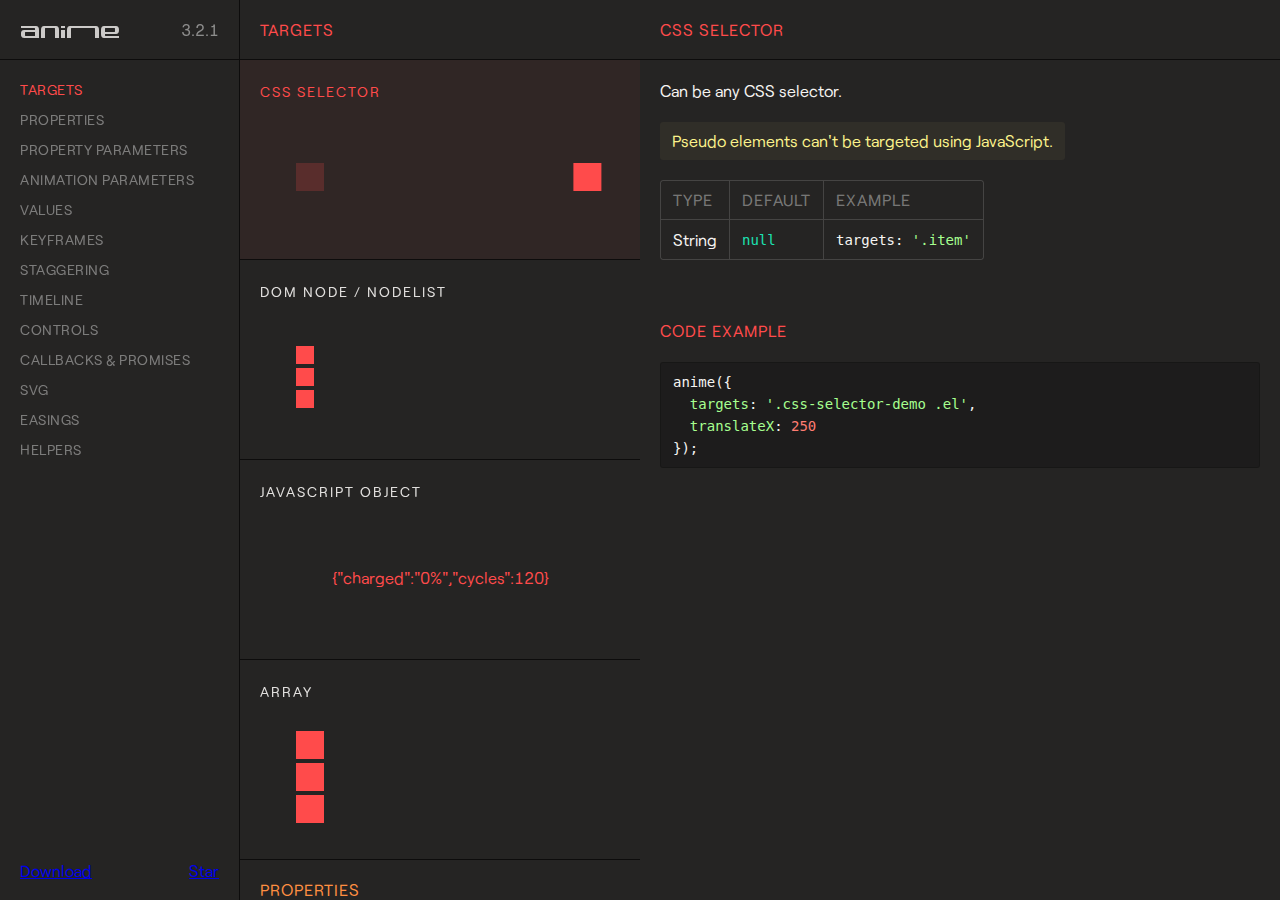
<file: assets/anime/documentation/index.html>
<!DOCTYPE html>
<html>
<head>
  <title>Documentation | anime.js</title>
  <meta charset="utf-8">
  <meta name="viewport" content="width=device-width, initial-scale=1, maximum-scale=1">

  <meta property="og:title" content="anime.js">
  <meta property="og:url" content="https://animejs.com">
  <meta property="og:description" content="Javascript animation engine">
  <meta property="og:image" content="https://animejs.com/documentation/assets/img/social-media-image.png">

  <meta name="twitter:card" content="summary_large_image">
  <meta name="twitter:site" content="@juliangarnier">
  <meta name="twitter:creator" content="@juliangarnier">
  <meta name="twitter:title" content="anime.js">
  <meta name="twitter:description" content="Javascript animation engine">
  <meta name="twitter:image" content="https://animejs.com/documentation/assets/img/social-media-image.png">

  <link rel="apple-touch-icon-precomposed" href="assets/img/apple-touch-icon.png">
  <link rel="icon" type="image/png" href="assets/img/favicon.png" >

  <link href="//cloud.typenetwork.com/projects/2160/fontface.css/" rel="stylesheet" type="text/css">

  <link href="assets/css/animejs.css" rel="stylesheet">
  <link href="assets/css/anime-theme.css" rel="stylesheet">
  <link href="assets/css/documentation.css" rel="stylesheet">

  <script src="../lib/anime.min.js"></script>
</head>
<body>
  <div class="content">
    <header class="header">
    <a class="logo" href="https://github.com/juliangarnier/anime/">
      <img class="anime-mini-logo" src="assets/img/anime-mini-logo.svg" />
      <span class="version-number"></span>
    </a>
    </header>
    <section class="pane sidebar">
      <nav class="navigation"></nav>
      <div class="sidebar-info">
        <a class="github-button" href="https://github.com/juliangarnier/anime/archive/master.zip" data-color-scheme="no-preference: dark; light: dark; dark: dark;" data-icon="octicon-cloud-download" aria-label="Download juliangarnier/anime on GitHub">Download</a>
        <a class="github-button" href="https://github.com/juliangarnier/anime" data-color-scheme="no-preference: dark; light: dark; dark: dark;" data-show-count="true" aria-label="Star juliangarnier/anime on GitHub">Star</a>
      </div>
    </section>
    <section class="pane demos">

<!-- TARGETS -->
<article id="targets" class="color-targets">
  <header>
    <h2 class="demos-title">Targets</h2>
  </header>

<div id="cssSelector" class="demo">
  <h3 class="demo-title">CSS Selector</h3>
  <div class="demo-description">
    <p>Can be any CSS selector.</p>
    <p class="bubble warning">Pseudo elements can't be targeted using JavaScript.</p>
    <table>
      <thead>
        <td>Type</td>
        <td>Default</td>
        <td>Example</td>
      </thead>
      <tr>
        <td>String</td>
        <td><code>null</code></td>
        <td><code>targets: '.item'</code></td>
      </tr>
    </table>
  </div>
  <div class="demo-content css-selector-demo">
    <div class="line">
      <div class="square shadow"></div>
      <div class="square el"></div>
    </div>
  </div>
  <script>var cssSelector = function() {
/*DEMO*/
anime({
  targets: '.css-selector-demo .el',
  translateX: 250
});
/*DEMO*/
}
  </script>

</div>

<div id="domNode" class="demo">
  <h3 class="demo-title">DOM Node / NodeList</h3>
  <div class="demo-description">
    <p>
      Can be any DOM Node or NodeList.
    </p>
    <table>
      <thead>
        <td>Type</td>
        <td>Default</td>
        <td>Example</td>
      </thead>
      <tr>
        <td>DOM Node</td>
        <td><code>null</code></td>
        <td><code>targets: el.querySelector('.item')</code></td>
      </tr>
      <tr>
        <td>NodeList</td>
        <td><code>null</code></td>
        <td><code>targets: el.querySelectorAll('.item')</code></td>
      </tr>
    </table>
  </div>
  <div class="demo-content dom-node-demo">
    <div class="line">
      <div class="small square shadow"></div>
      <div class="small square el"></div>
    </div>
    <div class="line">
      <div class="small square shadow"></div>
      <div class="small square el"></div>
    </div>
    <div class="line">
      <div class="small square shadow"></div>
      <div class="small square el"></div>
    </div>
  </div>
  <script>var domNode = function() {
/*DEMO*/
var elements = document.querySelectorAll('.dom-node-demo .el');

anime({
  targets: elements,
  translateX: 270
});
/*DEMO*/
}
  </script>
</div>

<div id="JSobject" class="demo">
  <h3 class="demo-title">JavaScript Object</h3>
  <div class="demo-description">
    <p>
      A JavaScript Object with at least one property containing a numerical value.
    </p>
    <table>
      <thead>
        <td>Type</td>
        <td>Default</td>
        <td>Example</td>
      </thead>
      <tr>
        <td>Object</td>
        <td><code>null</code></td>
        <td><code>targets: myObjectProp</code></td>
      </tr>
    </table>
  </div>
  <div class="demo-content">
    <pre class="battery-log">{"charged":"0%","cycles":120}</pre>
  </div>
  <script>var JSobject = function() {
/*DEMO*/
var logEl = document.querySelector('.battery-log');

var battery = {
  charged: '0%',
  cycles: 120
}

anime({
  targets: battery,
  charged: '100%',
  cycles: 130,
  round: 1,
  easing: 'linear',
  update: function() {
    logEl.innerHTML = JSON.stringify(battery);
  }
});
/*DEMO*/
}
  </script>
<script>
</script>
</div>

<div id="array" class="demo">
  <h3 class="demo-title">Array</h3>
  <div class="demo-description">
    <p>
      An array containing multiple targets.
    </p>
    <p class="bubble info">
      Accepts mixed types. E.g. <code>['.el', domNode, jsObject]</code>
    </p>
    <table>
      <thead>
        <td>Type</td>
        <td>Default</td>
        <td>Example</td>
      </thead>
      <tr>
        <td>Array</td>
        <td><code>null</code></td>
        <td><code>targets: ['.item', el.getElementById('#thing')]</code></td>
      </tr>
    </table>
  </div>
  <div class="demo-content mixed-array-demo">
    <div class="line">
      <div class="square shadow"></div>
      <div class="square el el-01"></div>
    </div>
    <div class="line">
      <div class="square shadow"></div>
      <div class="square el el-02"></div>
    </div>
    <div class="line">
      <div class="square shadow"></div>
      <div class="square el el-03"></div>
    </div>
  </div>
  <script>var array = function() {
/*DEMO*/
var el = document.querySelector('.mixed-array-demo .el-01');

anime({
  targets: [el, '.mixed-array-demo .el-02', '.mixed-array-demo .el-03'],
  translateX: 250
});
/*DEMO*/
}
  </script>

</div>

</article>
<!-- -->

<!-- ANIMATABLE PROPERTIES -->
<article id="properties" class="color-properties">
<header>
  <h2 class="demos-title">Properties</h2>
</header>

<div id="cssProperties" class="demo">
  <h3 class="demo-title">CSS Properties</h3>
  <div class="demo-description">
    <p>
      Any CSS properties can be animated.
    </p>
    <p class="bubble warning">
      Most CSS properties will cause layout changes or repaint, and will result in choppy animation.
      Prioritize opacity and CSS transforms as much as possible.
    </p>
    <p>More details about accepted values in the <a class="color-values" href="#unitlessValue">values</a> section.</p>
    <table>
      <thead>
        <td>Example</td>
        <td>value</td>
      </thead>
      <tr>
        <td><code>opacity</code></td>
        <td><code>.5</code></td>
      </tr>
      <tr>
        <td><code>left</code></td>
        <td><code>'100px'</code></td>
      </tr>
    </table>
  </div>
  <div class="demo-content css-prop-demo">
    <div class="large square shadow"></div>
    <div class="large square el"></div>
  </div>
  <script>var cssProperties = function() {
/*DEMO*/
anime({
  targets: '.css-prop-demo .el',
  left: '240px',
  backgroundColor: '#FFF',
  borderRadius: ['0%', '50%'],
  easing: 'easeInOutQuad'
});
/*DEMO*/
}
  </script>
</div>

<div id="CSStransforms" class="demo">
  <h3 class="demo-title">CSS Transforms</h3>
  <div class="demo-description">
    <p>
      Animate CSS transforms properties individually.
    </p>
    <p class="bubble info">
      It's possible to specify different timing for each transforms properties, more details in the <a class="color-prop-params" href="#specificPropParameters">specific property parameters</a> section.
    </p>
    <p>More details about accepted values in the <a class="color-values" href="#unitlessValue">values</a> section.</p>
    <table>
      <thead>
        <td>Valid properties</td>
        <td>Default unit</td>
      </thead>
      <tr><td><code>'translateX'</code></td><td><code>'px'</code></td></tr>
      <tr><td><code>'translateY'</code></td><td><code>'px'</code></td></tr>
      <tr><td><code>'translateZ'</code></td><td><code>'px'</code></td></tr>
      <tr><td><code>'rotate'</code></td><td><code>'deg'</code></td></tr>
      <tr><td><code>'rotateX'</code></td><td><code>'deg'</code></td></tr>
      <tr><td><code>'rotateY'</code></td><td><code>'deg'</code></td></tr>
      <tr><td><code>'rotateZ'</code></td><td><code>'deg'</code></td></tr>
      <tr><td><code>'scale'</code></td><td><code>—</code></td></tr>
      <tr><td><code>'scaleX'</code></td><td><code>—</code></td></tr>
      <tr><td><code>'scaleY'</code></td><td><code>—</code></td></tr>
      <tr><td><code>'scaleZ'</code></td><td><code>—</code></td></tr>
      <tr><td><code>'skew'</code></td><td><code>'deg'</code></td></tr>
      <tr><td><code>'skewX'</code></td><td><code>'deg'</code></td></tr>
      <tr><td><code>'skewY'</code></td><td><code>'deg'</code></td></tr>
      <tr><td><code>'perspective'</code></td><td><code>'px'</code></td></tr>
    </table>
  </div>
  <div class="demo-content css-transforms-demo">
    <div class="square shadow"></div>
    <div class="square el"></div>
  </div>
  <script>var CSStransforms = function() {
/*DEMO*/
anime({
  targets: '.css-transforms-demo .el',
  translateX: 250,
  scale: 2,
  rotate: '1turn'
});
/*DEMO*/
}
  </script>
</div>

<div id="JSobjProp" class="demo">
  <h3 class="demo-title">Object properties</h3>
  <div class="demo-description">
    <p>
      Any Object property containing a numerical value can be animated.<br>
      More details about accepted values in the <a class="color-values" href="#unitlessValue">values</a> section.
    </p>
    <table>
      <thead>
        <td>Example</td>
        <td>value</td>
      </thead>
      <tr>
        <td><code>prop1</code></td>
        <td><code>50</code></td>
      </tr>
      <tr>
        <td><code>'prop2'</code></td>
        <td><code>'100%'</code></td>
      </tr>
    </table>
  </div>
  <div class="demo-content">
    <pre class="js-object-log">{"prop1":0,"prop2":"0%"}</pre>
  </div>
  <script>var JSobjProp = function() {
/*DEMO*/
var objPropLogEl = document.querySelector('.js-object-log');

var myObject = {
  prop1: 0,
  prop2: '0%'
}

anime({
  targets: myObject,
  prop1: 50,
  prop2: '100%',
  easing: 'linear',
  round: 1,
  update: function() {
    objPropLogEl.innerHTML = JSON.stringify(myObject);
  }
});
/*DEMO*/
}
  </script>
</div>

<div id="domAttr" class="demo">
  <h3 class="demo-title">DOM Attributes</h3>
  <div class="demo-description">
    <p>
      Any DOM Attributes containing a numerical value can be animated.<br>
      More details about accepted values in the <a class="color-values" href="#unitlessValue">values</a> section.
    </p>
    <table>
      <thead>
        <td>Example</td>
        <td>value</td>
      </thead>
      <tr>
        <td><code>value</code></td>
        <td><code>1000</code></td>
      </tr>
      <tr>
        <td><code>volume</code></td>
        <td><code>0</code></td>
      </tr>
      <tr>
        <td><code>data-custom</code></td>
        <td><code>'3 dogs'</code></td>
      </tr>
    </table>
  </div>
  <div class="demo-content dom-attribute-demo">
    <input class="el text-output" value="0"></input>
  </div>
  <script>var domAttr = function() {
/*DEMO*/
anime({
  targets: '.dom-attribute-demo input',
  value: [0, 1000],
  round: 1,
  easing: 'easeInOutExpo'
});
/*DEMO*/
}
  </script>
</div>

<div id="svgAttr" class="demo">
  <h3 class="demo-title">SVG Attributes</h3>
  <div class="demo-description">
    <p>
      Like any other <a class="color-properties" href="#domAttr">DOM attributes</a>, all SVG attributes containing at least one numerical value can be animated.<br>
      More details about accepted values in the <a class="color-values" href="#unitlessValue">values</a> section and SVG animation in the <a class="color-svg" href="#motionPath">SVG</a> section.
    </p>
    <table>
      <thead>
        <td>Example</td>
        <td>value</td>
      </thead>
      <tr>
        <td><code>points</code></td>
        <td><code>'64 68.64 8.574 100 63.446 67.68 64 4 64.554 67.68 119.426 100'</code></td>
      </tr>
      <tr>
        <td><code>scale</code></td>
        <td><code>1</code></td>
      </tr>
      <tr>
        <td><code>baseFrequency</code></td>
        <td><code>0</code></td>
      </tr>
    </table>
  </div>
  <div class="demo-content align-center svg-attributes-demo">
<svg width="128" height="128" viewBox="0 0 128 128">
  <filter id="displacementFilter">
    <feTurbulence type="turbulence" baseFrequency=".05" numOctaves="2" result="turbulence"/>
    <feDisplacementMap in2="turbulence" in="SourceGraphic" scale="15" xChannelSelector="R" yChannelSelector="G"/>
  </filter>
  <polygon points="64 68.64 8.574 100 63.446 67.68 64 4 64.554 67.68 119.426 100" style="filter: url(#displacementFilter)" fill="currentColor"/>
</svg>
  </div>
  <script>var svgAttr = function() {
  // Needed to reset demo
  var polyEl = document.querySelector('.svg-attributes-demo polygon');
  var feTurbulenceEl = document.querySelector('feTurbulence');
  var feDisplacementMap = document.querySelector('feDisplacementMap');
  polyEl.setAttribute('points', '64 68.64 8.574 100 63.446 67.68 64 4 64.554 67.68 119.426 100');
  feTurbulenceEl.setAttribute('baseFrequency', '.05');
  feDisplacementMap.setAttribute('scale', '15');
/*DEMO*/
anime({
  targets: ['.svg-attributes-demo polygon', 'feTurbulence', 'feDisplacementMap'],
  points: '64 128 8.574 96 8.574 32 64 0 119.426 32 119.426 96',
  baseFrequency: 0,
  scale: 1,
  loop: true,
  direction: 'alternate',
  easing: 'easeInOutExpo'
});
/*DEMO*/
}
  </script>

</div>

</article>
<!-- -->

<!-- PROPERTY PARAMETERS -->
<article id="propertyParameters" class="color-prop-params">
  <header>
    <h2 class="demos-title">Property parameters</h2>
  </header>

<div id="duration" class="demo">
  <h3 class="demo-title">Duration</h3>
  <div class="demo-description">
    <p>
      Defines the duration in milliseconds of the animation.
    </p>
    <table>
      <thead>
        <td>Type</td>
        <td>Default</td>
        <td>Example</td>
      </thead>
      <tr>
        <td>Number</td>
        <td><code>1000</code></td>
        <td><code>3000</code></td>
      </tr>
      <tr>
        <td>anime.stagger</td>
        <td>See <a class="color-staggering" href="#staggeringBasics">staggering</a> section</td>
        <td><code>anime.stagger(150)</code></td>
      </tr>
      <tr>
        <td>Function</td>
        <td>See <a class="color-prop-params" href="#functionBasedParameters">function based parameters</a> section</td>
        <td><code>(el, i) => i * 150</code></td>
      </tr>
    </table>
  </div>
  <div class="demo-content duration-demo">
    <div class="label">3000 ms</div>
    <div class="square shadow"></div>
    <div class="square el"></div>
  </div>
  <script>var duration = function() {
/*DEMO*/
anime({
  targets: '.duration-demo .el',
  translateX: 250,
  duration: 3000
});
/*DEMO*/
}
  </script>
</div>

<div id="delay" class="demo">
  <h3 class="demo-title">Delay</h3>
  <div class="demo-description">
    <p>
      Defines the delay in milliseconds of the animation.
    </p>
    <table>
      <thead>
        <td>Type</td>
        <td>Default</td>
        <td>Example</td>
      </thead>
      <tr>
        <td>Number</td>
        <td><code>0</code></td>
        <td><code>1000</code></td>
      </tr>
      <tr>
        <td>anime.stagger</td>
        <td>See <a class="color-staggering" href="#staggeringBasics">staggering</a> section</td>
        <td><code>anime.stagger(150)</code></td>
      </tr>
      <tr>
        <td>Function</td>
        <td>See <a class="color-prop-params" href="#functionBasedParameters">function based parameters</a> section</td>
        <td><code>(el, i) => i * 150</code></td>
      </tr>
    </table>
  </div>
  <div class="demo-content delay-demo">
    <div class="label">1000 ms</div>
    <div class="square shadow"></div>
    <div class="square el"></div>
  </div>
  <script>var delay = function() {
/*DEMO*/
anime({
  targets: '.delay-demo .el',
  translateX: 250,
  delay: 1000
});
/*DEMO*/
}
  </script>
</div>

<div id="endDelay" class="demo">
  <h3 class="demo-title">end delay</h3>
  <div class="demo-description">
    <p>
      Adds some extra time in milliseconds at the end of the animation.
    </p>
    <table>
      <thead>
        <td>Type</td>
        <td>Default</td>
        <td>Example</td>
      </thead>
      <tr>
        <td>Number</td>
        <td><code>0</code></td>
        <td><code>1000</code></td>
      </tr>
      <tr>
        <td>anime.stagger</td>
        <td>See <a class="color-staggering" href="#staggeringBasics">staggering</a> section</td>
        <td><code>anime.stagger(150)</code></td>
      </tr>
      <tr>
        <td>Function</td>
        <td>See <a class="color-prop-params" href="#functionBasedParameters">function based parameters</a> section</td>
        <td><code>(el, i) => i * 150</code></td>
      </tr>
    </table>
  </div>
  <div class="demo-content end-delay-demo">
    <div class="label">1000 ms</div>
    <div class="square shadow"></div>
    <div class="square el"></div>
  </div>
  <script>var endDelay = function() {
/*DEMO*/
anime({
  targets: '.end-delay-demo .el',
  translateX: 250,
  endDelay: 1000,
  direction: 'alternate'
});
/*DEMO*/
}
  </script>

</div>

<div id="easing" class="demo">
  <h3 class="demo-title">Easing</h3>
  <div class="demo-description">
    <p>
      Defines the timing function of the animation.
    </p>
    <p class="bubble info">
      Check out the <a class="color-easings" href="#linearEasing">easings</a> section for a complete list of available easing and parameters.
    </p>
    <table>
      <thead>
        <td>Type</td>
        <td>Default</td>
        <td>Example</td>
      </thead>
      <tr>
        <td>String</td>
        <td><code>'easeOutElastic(1, .5)'</code></td>
        <td><code>easing: 'easeInOutQuad'</code></td>
      </tr>
    </table>
  </div>
  <div class="demo-content easing-demo">
    <div class="label">easeInOutExpo</div>
    <div class="square shadow"></div>
    <div class="square el"></div>
  </div>
  <script>var easing = function() {
/*DEMO*/
anime({
  targets: '.easing-demo .el',
  translateX: 250,
  easing: 'easeInOutExpo'
});
/*DEMO*/
}
  </script>

</div>

<div id="round" class="demo">
  <h3 class="demo-title">Round</h3>
  <div class="demo-description">
    <p>
      Rounds up the value to x decimals.
    </p>
    <table>
      <thead>
        <td>Type</td>
        <td>Default</td>
        <td>Example</td>
      </thead>
      <tr>
        <td>Number</td>
        <td><code>0</code></td>
        <td><code>round: 10</code></td>
      </tr>
    </table>
  </div>
  <div class="demo-content">
    <pre class="round-log">0</pre>
  </div>
  <script>var round = function() {
/*DEMO*/
var roundLogEl = document.querySelector('.round-log');

anime({
  targets: roundLogEl,
  innerHTML: [0, 10000],
  easing: 'linear',
  round: 10 // Will round the animated value to 1 decimal
});
/*DEMO*/
}
  </script>
</div>

<div id="specificPropParameters" class="demo">
  <h3 class="demo-title">Specific property parameters</h3>
  <div class="demo-description">
    <p>
      Defines specific parameters to each property of the animation using an Object as value.<br>
      Other properties that aren't specified in the Object are inheritted from the main animation.
    </p>
    <table>
      <thead>
        <td>Type</td>
        <td>Example</td>
      </thead>
      <tr>
        <td>Object</td>
<td><code>rotate: {
  value: 360,
  duration: 1800,
  easing: 'easeInOutSine'
}</code></td>
      </tr>
    </table>
  </div>
  <div class="demo-content specific-prop-params-demo">
    <div class="square shadow"></div>
    <div class="square el"></div>
  </div>
  <script>var specificPropParameters = function() {
/*DEMO*/
anime({
  targets: '.specific-prop-params-demo .el',
  translateX: {
    value: 250,
    duration: 800
  },
  rotate: {
    value: 360,
    duration: 1800,
    easing: 'easeInOutSine'
  },
  scale: {
    value: 2,
    duration: 1600,
    delay: 800,
    easing: 'easeInOutQuart'
  },
  delay: 250 // All properties except 'scale' inherit 250ms delay
});
/*DEMO*/
}
  </script>

</div>

<div id="functionBasedParameters" class="demo">
  <h3 class="demo-title">Function based parameters</h3>
  <div class="demo-description">
    <p>
      Get different values for every target and property of the animation.
    </p>
    <p>
      The function accepts 3 arguments:
    </p>
    <table>
      <thead>
        <td>Arguments</td>
        <td>Infos</td>
      </thead>
      <tr>
        <td><code>target</code></td>
        <td>The curent animated targeted element</td>
      </tr>
      <tr>
        <td><code>index</code></td>
        <td>The index of the animated targeted element</td>
      </tr>
      <tr>
        <td><code>targetsLength</code></td>
        <td>The total number of animated targets</td>
      </tr>
    </table>
    <p class="bubble info">
      See <a class="color-staggering" href="#staggeringBasics">staggering</a> section for easier values manipulation.
    </p>
  </div>
  <div class="demo-content function-based-params-demo">
    <div class="line">
      <div class="small label">delay = 0 * 100</div>
      <div class="small square shadow"></div>
      <div class="small square el"></div>
    </div>
    <div class="line">
      <div class="small label">delay = 1 * 100</div>
      <div class="small square shadow"></div>
      <div class="small square el"></div>
    </div>
    <div class="line">
      <div class="small label">delay = 2 * 100</div>
      <div class="small square shadow"></div>
      <div class="small square el"></div>
    </div>
  </div>
  <script>var functionBasedParameters = function() {
/*DEMO*/
anime({
  targets: '.function-based-params-demo .el',
  translateX: 270,
  direction: 'alternate',
  loop: true,
  delay: function(el, i, l) {
    return i * 100;
  },
  endDelay: function(el, i, l) {
    return (l - i) * 100;
  }
});
/*DEMO*/
}
  </script>

</div>

</article>
<!-- -->

<!-- ANIMATION PARAMETERS -->
<article id="animationParameters" class="color-anim-params">
  <header>
    <h2 class="demos-title">Animation parameters</h2>
  </header>

<div id="direction" class="demo">
  <h3 class="demo-title">Direction</h3>
  <div class="demo-description">
    <p>
      Defines the direction of the animation.
    </p>
    <table>
      <thead>
        <td>Accepts</td>
        <td>Infos</td>
      </thead>
      <tr>
        <td><code>'normal'</code></td>
        <td>Animation progress goes from 0 to 100%</td>
      </tr>
      <tr>
        <td><code>'reverse'</code></td>
        <td>Animation progress goes from 100% to 0%</td>
      </tr>
      <tr>
        <td><code>'alternate'</code></td>
        <td>Animation progress goes from 0% to 100% then goes back to 0%</td>
      </tr>
    </table>
  </div>
  <div class="demo-content">
    <div class="line">
      <div class="label">normal</div>
      <div class="square shadow"></div>
      <div class="square el dir-normal"></div>
    </div>
    <div class="line">
      <div class="label">reverse</div>
      <div class="square shadow"></div>
      <div class="square el dir-reverse"></div>
    </div>
    <div class="line">
      <div class="label">alternate</div>
      <div class="square shadow"></div>
      <div class="square el dir-alternate"></div>
    </div>
  </div>
  <script>var direction = function() {
/*DEMO*/
anime({
  targets: '.dir-normal',
  translateX: 250,
  easing: 'easeInOutSine'
});

anime({
  targets: '.dir-reverse',
  translateX: 250,
  direction: 'reverse',
  easing: 'easeInOutSine'
});

anime({
  targets: '.dir-alternate',
  translateX: 250,
  direction: 'alternate',
  easing: 'easeInOutSine'
});
/*DEMO*/
}
  </script>

</div>

<div id="loop" class="demo">
  <h3 class="demo-title">Loop</h3>
  <div class="demo-description">
    <p>
      Defines the number of iterations of your animation.
    </p>
    <table>
      <thead>
        <td>Accepts</td>
        <td>Infos</td>
      </thead>
      <tr>
        <td><code>Number</code></td>
        <td>The number of iterations</td>
      </tr>
      <tr>
        <td><code>true</code></td>
        <td>Loop indefinitely</td>
      </tr>
    </table>
  </div>
  <div class="demo-content">
    <div class="line">
      <div class="small label">normal 3 times</div>
      <div class="small square shadow"></div>
      <div class="small square el loop"></div>
    </div>
    <div class="line">
      <div class="small label">reverse 3 times</div>
      <div class="small square shadow"></div>
      <div class="small square el loop-reverse"></div>
    </div>
    <div class="line">
      <div class="small label">alternate 3 times</div>
      <div class="small square shadow"></div>
      <div class="small square el loop-alternate"></div>
    </div>
    <div class="line">
      <div class="small label">normal inifinite</div>
      <div class="small square shadow"></div>
      <div class="small square el loop-infinity"></div>
    </div>
    <div class="line">
      <div class="small label">inifinite reverse</div>
      <div class="small square shadow"></div>
      <div class="small square el loop-reverse-infinity"></div>
    </div>
    <div class="line">
      <div class="small label">inifinite alternate</div>
      <div class="small square shadow"></div>
      <div class="small square el loop-alternate-infinity"></div>
    </div>
  </div>
  <script>var loop = function() {
/*DEMO*/
anime({
  targets: '.loop',
  translateX: 270,
  loop: 3,
  easing: 'easeInOutSine'
});

anime({
  targets: '.loop-infinity',
  translateX: 270,
  loop: true,
  easing: 'easeInOutSine'
});

anime({
  targets: '.loop-reverse',
  translateX: 270,
  loop: 3,
  direction: 'reverse',
  easing: 'easeInOutSine'
});

anime({
  targets: '.loop-reverse-infinity',
  translateX: 270,
  direction: 'reverse',
  loop: true,
  easing: 'easeInOutSine'
});

anime({
  targets: '.loop-alternate',
  translateX: 270,
  loop: 3,
  direction: 'alternate',
  easing: 'easeInOutSine'
});

anime({
  targets: '.loop-alternate-infinity',
  translateX: 270,
  direction: 'alternate',
  loop: true,
  easing: 'easeInOutSine'
});
/*DEMO*/
}
  </script>
</div>

<div id="autoplay" class="demo">
  <h3 class="demo-title">Autoplay</h3>
  <div class="demo-description">
    <p>
      Defines if the animation should automatically starts or not.
    </p>
    <table>
      <thead>
        <td>Accepts</td>
        <td>Infos</td>
      </thead>
      <tr>
        <td><code>true</code></td>
        <td>Automatically starts the animation</td>
      </tr>
      <tr>
        <td><code>false</code></td>
        <td>Animation is paused by default</td>
      </tr>
    </table>
  </div>
  <div class="demo-content">
    <div class="line">
      <div class="label">autoplay: true</div>
      <div class="square shadow"></div>
      <div class="square el autoplay-true"></div>
    </div>
    <div class="line">
      <div class="label">autoplay: false</div>
      <div class="square shadow"></div>
      <div class="square el autoplay-false"></div>
    </div>
  </div>
  <script>var autoplay = function() {
/*DEMO*/
anime({
  targets: '.autoplay-true',
  translateX: 250,
  autoplay: true,
  easing: 'easeInOutSine'
});

anime({
  targets: '.autoplay-false',
  translateX: 250,
  autoplay: false,
  easing: 'easeInOutSine'
});
/*DEMO*/
}
  </script>
</div>

</article>
<!-- -->

<!-- VALUES -->
<article id="values" class="color-values">
<header>
  <h2 class="demos-title">Values</h2>
</header>

<div id="unitlessValue" class="demo">
  <h3 class="demo-title">Unitless</h3>
  <div class="demo-description">
    <p>
      If the original value has a unit, it will be automatically added to the animated value.
    </p>
    <table>
      <thead>
        <td>Type</td>
        <td>Example</td>
      </thead>
      <tr>
        <td>Number</td>
        <td><code>translateX: 250</code></td>
      </tr>
    </table>
  </div>
  <div class="demo-content unitless-values-demo">
    <div class="circle shadow"></div>
    <div class="circle el"></div>
  </div>
  <script>var unitlessValue = function() {
/*DEMO*/
anime({
  targets: '.unitless-values-demo .el',
  translateX: 250, // -> '250px'
  rotate: 540 // -> '540deg'
});
/*DEMO*/
}
  </script>

</div>

<div id="specificUnitValue" class="demo">
  <h3 class="demo-title">Specific unit</h3>
  <div class="demo-description">
    <p>
      Forces the animation to use a certain unit and will automatically convert the initial target value.
    </p>
    <p class="bubble warning">
      Conversion accuracy can vary depending of the unit used.<br>
      You can also define the initial value of the animation directly using an array, see the <a href="#fromToValues" class="color-values">from to values</a> section.
    </p>
    <table>
      <thead>
        <td>Type</td>
        <td>Example</td>
      </thead>
      <tr>
        <td>String</td>
        <td><code>width: '100%'</code></td>
      </tr>
    </table>
  </div>
  <div class="demo-content specific-unit-values-demo">
    <div class="square shadow"></div>
    <div class="square el"></div>
  </div>
  <script>var specificUnitValue = function() {
/*DEMO*/
anime({
  targets: '.specific-unit-values-demo .el',
  width: '100%', // -> from '28px' to '100%',
  easing: 'easeInOutQuad',
  direction: 'alternate',
  loop: true
});
/*DEMO*/
}
  </script>

</div>

<div id="relativeValues" class="demo">
  <h3 class="demo-title">Relative</h3>
  <div class="demo-description">
    <p>
      Adds, substracts or multiplies the original value.
    </p>
    <table>
      <thead>
        <td>Accepts</td>
        <td>Effect</td>
        <td>Example</td>
      </thead>
      <tr>
        <td><code>'+='</code></td>
        <td>Add</td>
        <td><code>'+=100'</code></td>
      </tr>
      <tr>
        <td><code>'-='</code></td>
        <td>Substract</td>
        <td><code>'-=2turn'</code></td>
      </tr>
      <tr>
        <td><code>'*='</code></td>
        <td>Multiply</td>
        <td><code>'*=10'</code></td>
      </tr>
    </table>
  </div>
  <div class="demo-content">
    <div class="circle shadow"></div>
    <div class="circle el relative-values"></div>
  </div>
  <script>var relativeValues = function() {
/*DEMO*/
var relativeEl = document.querySelector('.el.relative-values');
relativeEl.style.transform = 'translateX(100px)';

anime({
  targets: '.el.relative-values',
  translateX: {
    value: '*=2.5', // 100px * 2.5 = '250px'
    duration: 1000
  },
  width: {
    value: '-=20px', // 28 - 20 = '8px'
    duration: 1800,
    easing: 'easeInOutSine'
  },
  rotate: {
    value: '+=2turn', // 0 + 2 = '2turn'
    duration: 1800,
    easing: 'easeInOutSine'
  },
  direction: 'alternate'
});
/*DEMO*/
}
  </script>

</div>

<div id="colors" class="demo">
  <h3 class="demo-title">Colors</h3>
  <div class="demo-description">
    <p>
      <i>anime.js</i> accepts and converts Hexadecimal, RGB, RGBA, HSL, and HSLA color values.
    </p>
    <p class="bubble warning">
      CSS color codes ( e.g. : <code>'red', 'yellow', 'aqua'</code> ) are not supported.
    </p>
    <table>
      <thead>
        <td>Accepts</td>
        <td>Example</td>
      </thead>
      <tr>
        <td>Hexadecimal</td>
        <td><code>'#FFF'</code> or <code>'#FFFFFF'</code></td>
      </tr>
      <tr>
        <td>RGB</td>
        <td><code>'rgb(255, 255, 255)'</code></td>
      </tr>
      <tr>
        <td>RGBA</td>
        <td><code>'rgba(255, 255, 255, .2)'</code></td>
      </tr>
      <tr>
        <td>HSL</td>
        <td><code>'hsl(0, 100%, 100%)'</code></td>
      </tr>
      <tr>
        <td>HSLA</td>
        <td><code>'hsla(0, 100%, 100%, .2)'</code></td>
      </tr>
    </table>
  </div>
  <div class="demo-content colors-demo">
    <div class="line">
      <div class="small label">HEX</div>
      <div class="small circle shadow"></div>
      <div class="small circle el color-hex"></div>
    </div>
    <div class="line">
      <div class="small label">RGB</div>
      <div class="small circle shadow"></div>
      <div class="small circle el color-rgb"></div>
    </div>
    <div class="line">
      <div class="small label">HSL</div>
      <div class="small circle shadow"></div>
      <div class="small circle el color-hsl"></div>
    </div>
    <div class="line">
      <div class="small label">RGBA</div>
      <div class="small circle shadow"></div>
      <div class="small circle el color-rgba"></div>
    </div>
    <div class="line">
      <div class="small label">HSLA</div>
      <div class="small circle shadow"></div>
      <div class="small circle el color-hsla"></div>
    </div>
  </div>
  <script>var colors = function() {
/*DEMO*/
var colorsExamples = anime.timeline({
  endDelay: 1000,
  easing: 'easeInOutQuad',
  direction: 'alternate',
  loop: true
})
.add({ targets: '.color-hex',  background: '#FFF' }, 0)
.add({ targets: '.color-rgb',  background: 'rgb(255,255,255)' }, 0)
.add({ targets: '.color-hsl',  background: 'hsl(0, 100%, 100%)' }, 0)
.add({ targets: '.color-rgba', background: 'rgba(255,255,255, .2)' }, 0)
.add({ targets: '.color-hsla', background: 'hsla(0, 100%, 100%, .2)' }, 0)
.add({ targets: '.colors-demo .el', translateX: 270 }, 0);
/*DEMO*/
}
  </script>

</div>

<div id="fromToValues" class="demo">
  <h3 class="demo-title">From To</h3>
  <div class="demo-description">
    <p>
      Forces the animation to start at a specified value.
    </p>
    <table>
      <thead>
        <td>Type</td>
        <td>Example</td>
      </thead>
      <tr>
        <td><code>Array</code></td>
        <td><code>['50%', '100%']</code></td>
      </tr>
    </table>
  </div>
  <div class="demo-content">
    <div class="circle shadow"></div>
    <div class="circle el from-to-values"></div>
  </div>
  <script>var fromToValues = function() {
/*DEMO*/
anime({
  targets: '.el.from-to-values',
  translateX: [100, 250], // from 100 to 250
  delay: 500,
  direction: 'alternate',
  loop: true
});
/*DEMO*/
}
  </script>

</div>

<div id="functionBasedPropVal" class="demo">
  <h3 class="demo-title">Function based values</h3>
  <div class="demo-description">
    <p>
      Get different values for every target and property of the animation.
    </p>
    <p>
      The function accepts 3 arguments:
    </p>
    <table>
      <thead>
        <td>Arguments</td>
        <td>Infos</td>
      </thead>
      <tr>
        <td><code>target</code></td>
        <td>The curently animated targeted element</td>
      </tr>
      <tr>
        <td><code>index</code></td>
        <td>The index of the animated targeted element</td>
      </tr>
      <tr>
        <td><code>targetsLength</code></td>
        <td>The total number of animated targets</td>
      </tr>
    </table>
  </div>
  <div class="demo-content function-based-values-demo">
    <div class="line">
      <div class="small circle shadow"></div>
      <div data-x="170" class="small circle el"></div>
    </div>
    <div class="line">
      <div class="small circle shadow"></div>
      <div data-x="80" class="small circle el"></div>
    </div>
    <div class="line">
      <div class="small circle shadow"></div>
      <div data-x="270" class="small circle el"></div>
    </div>
  </div>
  <script>var functionBasedPropVal = function() {
/*DEMO*/
anime({
  targets: '.function-based-values-demo .el',
  translateX: function(el) {
    return el.getAttribute('data-x');
  },
  translateY: function(el, i) {
    return 50 + (-50 * i);
  },
  scale: function(el, i, l) {
    return (l - i) + .25;
  },
  rotate: function() { return anime.random(-360, 360); },
  borderRadius: function() { return ['50%', anime.random(10, 35) + '%']; },
  duration: function() { return anime.random(1200, 1800); },
  delay: function() { return anime.random(0, 400); },
  direction: 'alternate',
  loop: true
});
/*DEMO*/
}
  </script>

</div>

</article>
<!-- -->

<!-- KEYFRAMES -->
<article id="keyframes" class="color-keyframes">
<header>
  <h2 class="demos-title">Keyframes</h2>
</header>

<div id="animationKeyframes" class="demo">
  <h3 class="demo-title">Animation keyframes</h3>
  <div class="demo-description">
    <p>
      Animation keyframes are defined using an Array, within the <code>keyframes</code> property.
    </p>
    <p class="bubble info">
      If there is no duration specified inside the keyframes, each keyframe duration will be equal to the animation's total duration divided by the number of keyframes.
    </p>
    <table>
      <thead>
        <td>Type</td>
        <td>Example</td>
      </thead>
      <tr>
        <td><code>Array</code></td>
        <td><code>[
  {value: 100, easing: 'easeOutExpo'},
  {value: 200, delay: 500},
  {value: 300, duration: 1000}
]</code></td>
      </tr>
    </table>
  </div>
  <div class="demo-content animation-keyframes-demo">
    <div class="circle shadow"></div>
    <div class="circle el keyframes"></div>
  </div>
  <script>var animationKeyframes = function() {
/*DEMO*/
anime({
  targets: '.animation-keyframes-demo .el',
  keyframes: [
    {translateY: -40},
    {translateX: 250},
    {translateY: 40},
    {translateX: 0},
    {translateY: 0}
  ],
  duration: 4000,
  easing: 'easeOutElastic(1, .8)',
  loop: true
});
/*DEMO*/
}
  </script>
</div>

<div id="propertyKeyframes" class="demo">
  <h3 class="demo-title">Property keyframes</h3>
  <div class="demo-description">
    <p>
      Similar to <a class="color-keyframes" href="#animationKeyframes">animation keyframes</a>, property keyframes are defined using an Array of property Object. Property keyframes allow overlapping animations since each property have its own keyframes array.
    </p>
    <p class="bubble info">
      If there is no duration specified inside the keyframes, each keyframe duration will be equal to the animation's total duration divided by the number of keyframes.
    </p>
    <table>
      <thead>
        <td>Type</td>
        <td>Example</td>
      </thead>
      <tr>
        <td><code>Array</code></td>
        <td><code>[
  {value: 100, easing: 'easeOutExpo'},
  {value: 200, delay: 500},
  {value: 300, duration: 1000}
]</code></td>
      </tr>
    </table>
  </div>
  <div class="demo-content property-keyframes-demo">
    <div class="circle shadow"></div>
    <div class="circle el keyframes"></div>
  </div>
  <script>var propertyKeyframes = function() {
/*DEMO*/
anime({
  targets: '.property-keyframes-demo .el',
  translateX: [
    { value: 250, duration: 1000, delay: 500 },
    { value: 0, duration: 1000, delay: 500 }
  ],
  translateY: [
    { value: -40, duration: 500 },
    { value: 40, duration: 500, delay: 1000 },
    { value: 0, duration: 500, delay: 1000 }
  ],
  scaleX: [
    { value: 4, duration: 100, delay: 500, easing: 'easeOutExpo' },
    { value: 1, duration: 900 },
    { value: 4, duration: 100, delay: 500, easing: 'easeOutExpo' },
    { value: 1, duration: 900 }
  ],
  scaleY: [
    { value: [1.75, 1], duration: 500 },
    { value: 2, duration: 50, delay: 1000, easing: 'easeOutExpo' },
    { value: 1, duration: 450 },
    { value: 1.75, duration: 50, delay: 1000, easing: 'easeOutExpo' },
    { value: 1, duration: 450 }
  ],
  easing: 'easeOutElastic(1, .8)',
  loop: true
});
/*DEMO*/
}
  </script>
</div>

</article>
<!-- -->

<!-- STAGGERING -->
<article id="staggering" class="color-staggering">
<header>
  <h2 class="demos-title">Staggering</h2>
</header>

<div id="staggeringBasics" class="demo">
  <h3 class="demo-title">Staggering basics</h3>
  <div class="demo-description">
    <p>
      Staggering allows you to animate multiple elements with <a href="https://en.wikipedia.org/wiki/Follow_through_and_overlapping_action">follow through and overlapping action</a>.
    </p>
    <pre><code>anime.stagger(value, options)</code></pre>
    <table>
      <thead>
        <td>Arguments</td>
        <td>Type</td>
        <td>Info</td>
        <td>Required</td>
      </thead>
      <tr>
        <td>Value</td>
        <td><code>Number</code>, <code>String</code>, <code>Array</code></td>
        <td>The manipulated value(s)</td>
        <td>Yes</td>
      </tr>
      <tr>
        <td>Options</td>
        <td><code>Object</code></td>
        <td>Stagger parameters</td>
        <td>No</td>
      </tr>
    </table>
  </div>
  <div class="demo-content basic-staggering-demo">
    <div class="line">
      <div class="label">delay = (100 * 0) ms</div>
      <div class="small square shadow"></div>
      <div class="small square el"></div>
    </div>
    <div class="line">
      <div class="label">delay = (100 * 1) ms</div>
      <div class="small square shadow"></div>
      <div class="small square el"></div>
    </div>
    <div class="line">
      <div class="label">delay = (100 * 2) ms</div>
      <div class="small square shadow"></div>
      <div class="small square el"></div>
    </div>
    <div class="line">
      <div class="label">delay = (100 * 3) ms</div>
      <div class="small square shadow"></div>
      <div class="small square el"></div>
    </div>
    <div class="line">
      <div class="label">delay = (100 * 4) ms</div>
      <div class="small square shadow"></div>
      <div class="small square el"></div>
    </div>
    <div class="line">
      <div class="label">delay = (100 * 5) ms</div>
      <div class="small square shadow"></div>
      <div class="small square el"></div>
    </div>
  </div>
  <script>var staggeringBasics = function() {
/*DEMO*/
anime({
  targets: '.basic-staggering-demo .el',
  translateX: 270,
  delay: anime.stagger(100) // increase delay by 100ms for each elements.
});
/*DEMO*/
}
  </script>
</div>

<div id="staggeringStartValue" class="demo">
  <h3 class="demo-title">Start value</h3>
  <div class="demo-description">
    <p>
      Starts the staggering effect from a specific value.
    </p>
    <pre><code>anime.stagger(value, {start: startValue})</code></pre>
    <table>
      <thead>
        <td>Types</td>
        <td>Info</td>
      </thead>
      <tr>
        <td><code>Number</code>, <code>String</code>
        <td>Same as propety values, see <a href="#unitlessValue" class="color-values">values section</a></td>
      </tr>
    </table>
  </div>
  <div class="demo-content staggering-start-value-demo">
    <div class="line">
      <div class="label">delay = 500 + (100 * 0) ms</div>
      <div class="small square shadow"></div>
      <div class="small square el"></div>
    </div>
    <div class="line">
      <div class="label">delay = 500 + (100 * 1) ms</div>
      <div class="small square shadow"></div>
      <div class="small square el"></div>
    </div>
    <div class="line">
      <div class="label">delay = 500 + (100 * 2) ms</div>
      <div class="small square shadow"></div>
      <div class="small square el"></div>
    </div>
    <div class="line">
      <div class="label">delay = 500 + (100 * 3) ms</div>
      <div class="small square shadow"></div>
      <div class="small square el"></div>
    </div>
    <div class="line">
      <div class="label">delay = 500 + (100 * 4) ms</div>
      <div class="small square shadow"></div>
      <div class="small square el"></div>
    </div>
    <div class="line">
      <div class="label">delay = 500 + (100 * 5) ms</div>
      <div class="small square shadow"></div>
      <div class="small square el"></div>
    </div>
  </div>
  <script>var staggeringStartValue = function() {
/*DEMO*/
anime({
  targets: '.staggering-start-value-demo .el',
  translateX: 270,
  delay: anime.stagger(100, {start: 500}) // delay starts at 500ms then increase by 100ms for each elements.
});
/*DEMO*/
}
  </script>
</div>

<div id="rangeValueStaggering" class="demo">
  <h3 class="demo-title">Range value</h3>
  <div class="demo-description">
    <p>
      Distributes evenly values between two numbers.
    </p>
    <pre><code>anime.stagger([startValue, endValue])</code></pre>
    <table>
      <thead>
        <td>Type</td>
        <td>Info</td>
      </thead>
      <tr>
        <td><code>'easingName'</code></td>
        <td>All valid easing names are accepted, see <a href="#easings" class="color-easings">easings section</a></td>
      </tr>
      <tr>
        <td><code>function(i)</code></td>
        <td>Custom easing function, see <a href="#customEasing" class="color-easings">custom easings section</a></td>
      </tr>
    </table>
  </div>
  <div class="demo-content range-value-staggering-demo">
    <div class="line">
      <div class="label">rotate = -360 + ((360 - (-360)) / 5) * 0</div>
      <div class="small square shadow"></div>
      <div class="small square el"></div>
    </div>
    <div class="line">
      <div class="label">rotate = -360 + ((360 - (-360)) / 5) * 1</div>
      <div class="small square shadow"></div>
      <div class="small square el"></div>
    </div>
    <div class="line">
      <div class="label">rotate = -360 + ((360 - (-360)) / 5) * 2</div>
      <div class="small square shadow"></div>
      <div class="small square el"></div>
    </div>
    <div class="line">
      <div class="label">rotate = -360 + ((360 - (-360)) / 5) * 3</div>
      <div class="small square shadow"></div>
      <div class="small square el"></div>
    </div>
    <div class="line">
      <div class="label">rotate = -360 + ((360 - (-360)) / 5) * 4</div>
      <div class="small square shadow"></div>
      <div class="small square el"></div>
    </div>
    <div class="line">
      <div class="label">rotate = -360 + ((360 - (-360)) / 5) * 5</div>
      <div class="small square shadow"></div>
      <div class="small square el"></div>
    </div>
  </div>
  <script>var rangeValueStaggering = function() {
/*DEMO*/
anime({
  targets: '.range-value-staggering-demo .el',
  translateX: 270,
  rotate: anime.stagger([-360, 360]), // rotation will be distributed from -360deg to 360deg evenly between all elements
  easing: 'easeInOutQuad'
});
/*DEMO*/
}
  </script>
</div>

<div id="staggeringFrom" class="demo">
  <h3 class="demo-title">From value</h3>
  <div class="demo-description">
    <p>
      Starts the stagger effect from a specific position.
    </p>
    <pre><code>anime.stagger(value, {from: startingPosition})</code></pre>
    <table>
      <thead>
        <td>Options</td>
        <td>Type</td>
        <td>Info</td>
      </thead>
      <tr>
        <td><code>'first'</code> (default)</td>
        <td><code>'string'</code></td>
        <td>Start the effect from the first element</td>
      </tr>
      <tr>
        <td><code>'last'</code></td>
        <td><code>'string'</code></td>
        <td>Start the effect from the last element</td>
      </tr>
      <tr>
        <td><code>'center'</code></td>
        <td><code>'string'</code></td>
        <td>Start the effect from the center</td>
      </tr>
      <tr>
        <td><code>index</code></td>
        <td><code>number</code></td>
        <td>Start the effect from the specified index</td>
      </tr>
    </table>
  </div>
  <div class="demo-content staggering-from-demo">
    <div class="line">
      <div class="small square shadow"></div>
      <div class="small square el"></div>
    </div>
    <div class="line">
      <div class="small square shadow"></div>
      <div class="small square el"></div>
    </div>
    <div class="line">
      <div class="small square shadow"></div>
      <div class="small square el"></div>
    </div>
    <div class="line">
      <div class="small square shadow"></div>
      <div class="small square el"></div>
    </div>
    <div class="line">
      <div class="small square shadow"></div>
      <div class="small square el"></div>
    </div>
    <div class="line">
      <div class="small square shadow"></div>
      <div class="small square el"></div>
    </div>
  </div>
  <script>var staggeringFrom = function() {
/*DEMO*/
anime({
  targets: '.staggering-from-demo .el',
  translateX: 270,
  delay: anime.stagger(100, {from: 'center'})
});
/*DEMO*/
}
  </script>
</div>

<div id="staggeringDirection" class="demo">
  <h3 class="demo-title">Direction</h3>
  <div class="demo-description">
    <p>
      Changes the order in which the stagger operates.
    </p>
    <pre><code>anime.stagger(value, {direction: 'reverse'})</code></pre>
    <table>
      <thead>
        <td>Options</td>
        <td>Info</td>
      </thead>
      <tr>
        <td><code>'normal'</code> (default)</td>
        <td>Normal staggering, from the first element to the last</td>
      </tr>
      <tr>
        <td><code>'reverse'</code></td>
        <td>Reversed staggering, from the last element to the first</td>
      </tr>
    </table>
  </div>
  <div class="demo-content staggering-direction-demo">
    <div class="line">
      <div class="small square shadow"></div>
      <div class="small square el"></div>
    </div>
    <div class="line">
      <div class="small square shadow"></div>
      <div class="small square el"></div>
    </div>
    <div class="line">
      <div class="small square shadow"></div>
      <div class="small square el"></div>
    </div>
    <div class="line">
      <div class="small square shadow"></div>
      <div class="small square el"></div>
    </div>
    <div class="line">
      <div class="small square shadow"></div>
      <div class="small square el"></div>
    </div>
    <div class="line">
      <div class="small square shadow"></div>
      <div class="small square el"></div>
    </div>
  </div>
  <script>var staggeringDirection = function() {
/*DEMO*/
anime({
  targets: '.staggering-direction-demo .el',
  translateX: 270,
  delay: anime.stagger(100, {direction: 'reverse'})
});
/*DEMO*/
}
  </script>
</div>

<div id="staggeringEasing" class="demo">
  <h3 class="demo-title">Easing</h3>
  <div class="demo-description">
    <p>
      Stagger values using an easing function.
    </p>
    <pre><code>anime.stagger(value, {easing: 'easingName'})</code></pre>
    <table>
      <thead>
        <td>Type</td>
        <td>Info</td>
      </thead>
      <tr>
        <td><code>'string'</code></td>
        <td>All valid <a href="#easings" class="color-easings">easing names</a> are accepted</td>
      </tr>
      <tr>
        <td><code>function(i)</code></td>
        <td>Use your own <a href="#customEasing" class="color-easings">custom easings function</a></td>
      </tr>
    </table>
  </div>
  <div class="demo-content staggering-easing-demo">
    <div class="line">
      <div class="small square shadow"></div>
      <div class="small square el"></div>
    </div>
    <div class="line">
      <div class="small square shadow"></div>
      <div class="small square el"></div>
    </div>
    <div class="line">
      <div class="small square shadow"></div>
      <div class="small square el"></div>
    </div>
    <div class="line">
      <div class="small square shadow"></div>
      <div class="small square el"></div>
    </div>
    <div class="line">
      <div class="small square shadow"></div>
      <div class="small square el"></div>
    </div>
    <div class="line">
      <div class="small square shadow"></div>
      <div class="small square el"></div>
    </div>
  </div>
  <script>var staggeringEasing = function() {
/*DEMO*/
anime({
  targets: '.staggering-easing-demo .el',
  translateX: 270,
  delay: anime.stagger(300, {easing: 'easeOutQuad'})
});
/*DEMO*/
}
  </script>
</div>

<div id="gridStaggering" class="demo">
  <h3 class="demo-title">Grid</h3>
  <div class="demo-description">
    <p>
      Staggering values based a 2D array that allow "ripple" effects.
    </p>
    <pre><code>anime.stagger(value, {grid: [rows, columns]})</code></pre>
    <table>
      <thead>
        <td>Type</td>
        <td>Info</td>
      </thead>
      <tr>
        <td><code>array</code></td>
        <td>A 2 items array, the first value is the number of rows, the second the number of columns</td>
      </tr>
    </table>
  </div>
  <div class="demo-content staggering-grid-demo">
    <div class="grid">
      <div class="small square el"></div>
      <div class="small square el"></div>
      <div class="small square el"></div>
      <div class="small square el"></div>
      <div class="small square el"></div>
      <div class="small square el"></div>
      <div class="small square el"></div>
      <div class="small square el"></div>
      <div class="small square el"></div>
      <div class="small square el"></div>
      <div class="small square el"></div>
      <div class="small square el"></div>
      <div class="small square el"></div>
      <div class="small square el"></div>
      <div class="small square el"></div>
      <div class="small square el"></div>
      <div class="small square el"></div>
      <div class="small square el"></div>
      <div class="small square el"></div>
      <div class="small square el"></div>
      <div class="small square el"></div>
      <div class="small square el"></div>
      <div class="small square el"></div>
      <div class="small square el"></div>
      <div class="small square el"></div>
      <div class="small square el"></div>
      <div class="small square el"></div>
      <div class="small square el"></div>
      <div class="small square el"></div>
      <div class="small square el"></div>
      <div class="small square el"></div>
      <div class="small square el"></div>
      <div class="small square el"></div>
      <div class="small square el"></div>
      <div class="small square el"></div>
      <div class="small square el"></div>
      <div class="small square el"></div>
      <div class="small square el"></div>
      <div class="small square el"></div>
      <div class="small square el"></div>
      <div class="small square el"></div>
      <div class="small square el"></div>
      <div class="small square el"></div>
      <div class="small square el"></div>
      <div class="small square el"></div>
      <div class="small square el"></div>
      <div class="small square el"></div>
      <div class="small square el"></div>
      <div class="small square el"></div>
      <div class="small square el"></div>
      <div class="small square el"></div>
      <div class="small square el"></div>
      <div class="small square el"></div>
      <div class="small square el"></div>
      <div class="small square el"></div>
      <div class="small square el"></div>
      <div class="small square el"></div>
      <div class="small square el"></div>
      <div class="small square el"></div>
      <div class="small square el"></div>
      <div class="small square el"></div>
      <div class="small square el"></div>
      <div class="small square el"></div>
      <div class="small square el"></div>
      <div class="small square el"></div>
      <div class="small square el"></div>
      <div class="small square el"></div>
      <div class="small square el"></div>
      <div class="small square el"></div>
      <div class="small square el"></div>
    </div>
    <div class="grid shadow">
      <div class="small square"></div>
      <div class="small square"></div>
      <div class="small square"></div>
      <div class="small square"></div>
      <div class="small square"></div>
      <div class="small square"></div>
      <div class="small square"></div>
      <div class="small square"></div>
      <div class="small square"></div>
      <div class="small square"></div>
      <div class="small square"></div>
      <div class="small square"></div>
      <div class="small square"></div>
      <div class="small square"></div>
      <div class="small square"></div>
      <div class="small square"></div>
      <div class="small square"></div>
      <div class="small square"></div>
      <div class="small square"></div>
      <div class="small square"></div>
      <div class="small square"></div>
      <div class="small square"></div>
      <div class="small square"></div>
      <div class="small square"></div>
      <div class="small square"></div>
      <div class="small square"></div>
      <div class="small square"></div>
      <div class="small square"></div>
      <div class="small square"></div>
      <div class="small square"></div>
      <div class="small square"></div>
      <div class="small square"></div>
      <div class="small square"></div>
      <div class="small square"></div>
      <div class="small square"></div>
      <div class="small square"></div>
      <div class="small square"></div>
      <div class="small square"></div>
      <div class="small square"></div>
      <div class="small square"></div>
      <div class="small square"></div>
      <div class="small square"></div>
      <div class="small square"></div>
      <div class="small square"></div>
      <div class="small square"></div>
      <div class="small square"></div>
      <div class="small square"></div>
      <div class="small square"></div>
      <div class="small square"></div>
      <div class="small square"></div>
      <div class="small square"></div>
      <div class="small square"></div>
      <div class="small square"></div>
      <div class="small square"></div>
      <div class="small square"></div>
      <div class="small square"></div>
      <div class="small square"></div>
      <div class="small square"></div>
      <div class="small square"></div>
      <div class="small square"></div>
      <div class="small square"></div>
      <div class="small square"></div>
      <div class="small square"></div>
      <div class="small square"></div>
      <div class="small square"></div>
      <div class="small square"></div>
      <div class="small square"></div>
      <div class="small square"></div>
      <div class="small square"></div>
      <div class="small square"></div>
    </div>
  </div>
  <script>var gridStaggering = function() {
/*DEMO*/
anime({
  targets: '.staggering-grid-demo .el',
  scale: [
    {value: .1, easing: 'easeOutSine', duration: 500},
    {value: 1, easing: 'easeInOutQuad', duration: 1200}
  ],
  delay: anime.stagger(200, {grid: [14, 5], from: 'center'})
});
/*DEMO*/
}
  </script>
</div>

<div id="gridAxisStaggering" class="demo">
  <h3 class="demo-title">Axis</h3>
  <div class="demo-description">
    <p>
      Forces the direction of a <a href="#gridStaggering" class="color-staggering">grid starrering</a> effect.
    </p>
    <pre><code>anime.stagger(value, {grid: [rows, columns], axis: 'x'})</code></pre>
    <table>
      <thead>
        <td>Parameters</td>
        <td>Info</td>
      </thead>
      <tr>
        <td><code>'x'</code></td>
        <td>Follows the x axis</td>
      </tr>
      <tr>
        <td><code>'y'</code></td>
        <td>Follows the y axis</td>
      </tr>
    </table>
  </div>
  <div class="demo-content staggering-axis-grid-demo">
    <div class="grid">
      <div class="small square el"></div>
      <div class="small square el"></div>
      <div class="small square el"></div>
      <div class="small square el"></div>
      <div class="small square el"></div>
      <div class="small square el"></div>
      <div class="small square el"></div>
      <div class="small square el"></div>
      <div class="small square el"></div>
      <div class="small square el"></div>
      <div class="small square el"></div>
      <div class="small square el"></div>
      <div class="small square el"></div>
      <div class="small square el"></div>
      <div class="small square el"></div>
      <div class="small square el"></div>
      <div class="small square el"></div>
      <div class="small square el"></div>
      <div class="small square el"></div>
      <div class="small square el"></div>
      <div class="small square el"></div>
      <div class="small square el"></div>
      <div class="small square el"></div>
      <div class="small square el"></div>
      <div class="small square el"></div>
      <div class="small square el"></div>
      <div class="small square el"></div>
      <div class="small square el"></div>
      <div class="small square el"></div>
      <div class="small square el"></div>
      <div class="small square el"></div>
      <div class="small square el"></div>
      <div class="small square el"></div>
      <div class="small square el"></div>
      <div class="small square el"></div>
      <div class="small square el"></div>
      <div class="small square el"></div>
      <div class="small square el"></div>
      <div class="small square el"></div>
      <div class="small square el"></div>
      <div class="small square el"></div>
      <div class="small square el"></div>
      <div class="small square el"></div>
      <div class="small square el"></div>
      <div class="small square el"></div>
      <div class="small square el"></div>
      <div class="small square el"></div>
      <div class="small square el"></div>
      <div class="small square el"></div>
      <div class="small square el"></div>
      <div class="small square el"></div>
      <div class="small square el"></div>
      <div class="small square el"></div>
      <div class="small square el"></div>
      <div class="small square el"></div>
      <div class="small square el"></div>
      <div class="small square el"></div>
      <div class="small square el"></div>
      <div class="small square el"></div>
      <div class="small square el"></div>
      <div class="small square el"></div>
      <div class="small square el"></div>
      <div class="small square el"></div>
      <div class="small square el"></div>
      <div class="small square el"></div>
      <div class="small square el"></div>
      <div class="small square el"></div>
      <div class="small square el"></div>
      <div class="small square el"></div>
      <div class="small square el"></div>
    </div>
    <div class="grid shadow">
      <div class="small square"></div>
      <div class="small square"></div>
      <div class="small square"></div>
      <div class="small square"></div>
      <div class="small square"></div>
      <div class="small square"></div>
      <div class="small square"></div>
      <div class="small square"></div>
      <div class="small square"></div>
      <div class="small square"></div>
      <div class="small square"></div>
      <div class="small square"></div>
      <div class="small square"></div>
      <div class="small square"></div>
      <div class="small square"></div>
      <div class="small square"></div>
      <div class="small square"></div>
      <div class="small square"></div>
      <div class="small square"></div>
      <div class="small square"></div>
      <div class="small square"></div>
      <div class="small square"></div>
      <div class="small square"></div>
      <div class="small square"></div>
      <div class="small square"></div>
      <div class="small square"></div>
      <div class="small square"></div>
      <div class="small square"></div>
      <div class="small square"></div>
      <div class="small square"></div>
      <div class="small square"></div>
      <div class="small square"></div>
      <div class="small square"></div>
      <div class="small square"></div>
      <div class="small square"></div>
      <div class="small square"></div>
      <div class="small square"></div>
      <div class="small square"></div>
      <div class="small square"></div>
      <div class="small square"></div>
      <div class="small square"></div>
      <div class="small square"></div>
      <div class="small square"></div>
      <div class="small square"></div>
      <div class="small square"></div>
      <div class="small square"></div>
      <div class="small square"></div>
      <div class="small square"></div>
      <div class="small square"></div>
      <div class="small square"></div>
      <div class="small square"></div>
      <div class="small square"></div>
      <div class="small square"></div>
      <div class="small square"></div>
      <div class="small square"></div>
      <div class="small square"></div>
      <div class="small square"></div>
      <div class="small square"></div>
      <div class="small square"></div>
      <div class="small square"></div>
      <div class="small square"></div>
      <div class="small square"></div>
      <div class="small square"></div>
      <div class="small square"></div>
      <div class="small square"></div>
      <div class="small square"></div>
      <div class="small square"></div>
      <div class="small square"></div>
      <div class="small square"></div>
      <div class="small square"></div>
    </div>
  </div>
  <script>var gridAxisStaggering = function() {
/*DEMO*/
anime({
  targets: '.staggering-axis-grid-demo .el',
  translateX: anime.stagger(10, {grid: [14, 5], from: 'center', axis: 'x'}),
  translateY: anime.stagger(10, {grid: [14, 5], from: 'center', axis: 'y'}),
  rotateZ: anime.stagger([0, 90], {grid: [14, 5], from: 'center', axis: 'x'}),
  delay: anime.stagger(200, {grid: [14, 5], from: 'center'}),
  easing: 'easeInOutQuad'
});
/*DEMO*/
}
  </script>
</div>

</article>
<!-- -->

<!-- TIMELINE -->
<article id="timeline" class="color-tl">
<header>
  <h2 class="demos-title">Timeline</h2>
</header>

<div id="timelineBasics" class="demo">
  <h3 class="demo-title">Timeline basics</h3>
  <div class="demo-description">
    <p>
      Timelines let you synchronise multiple animations together.<br>
      By default each animation added to the timeline starts after the previous animation ends.
    </p>
    <p>
      Creating a timeline:
    </p>
<pre><code>var myTimeline = anime.timeline(parameters);</code></pre>
    <table>
      <thead>
        <td>Argument</td>
        <td>Type</td>
        <td>Info</td>
        <td>Required</td>
      </thead>
      <tr>
        <td><code>parameters</code></td>
        <td><code>Object</code></td>
        <td>The default parameters of the timeline inherited by children</td>
        <td>No</td>
      </tr>
    </table>
    <p>
      Adding animations to a timeline:
    </p>
<pre><code>myTimeline.add(parameters, offset);</code></pre>
    <table>
      <thead>
        <td>Argument</td>
        <td>Types</td>
        <td>Info</td>
        <td>Required</td>
      </thead>
      <tr>
        <td><code>parameters</code></td>
        <td><code>Object</code></td>
        <td>The child animation parameters, override the timeline default parameters</td>
        <td>Yes</td>
      </tr>
      <tr>
        <td><code>time offset</code></td>
        <td><code>String</code> or <code>Number</code></td>
        <td>Check out the <a class="color-tl" href="#timelineOffsets">Timeline offsets</a> section</td>
        <td>No</td>
      </tr>
    </table>
  </div>
  <div class="demo-content basic-timeline-demo">
    <div class="line">
      <div class="square shadow"></div>
      <div class="square el"></div>
    </div>
    <div class="line">
      <div class="circle shadow"></div>
      <div class="circle el"></div>
    </div>
    <div class="line">
      <div class="triangle shadow"></div>
      <div class="triangle el"></div>
    </div>
  </div>
  <script>var timelineBasics = function() {
/*DEMO*/
// Create a timeline with default parameters
var tl = anime.timeline({
  easing: 'easeOutExpo',
  duration: 750
});

// Add children
tl
.add({
  targets: '.basic-timeline-demo .el.square',
  translateX: 250,
})
.add({
  targets: '.basic-timeline-demo .el.circle',
  translateX: 250,
})
.add({
  targets: '.basic-timeline-demo .el.triangle',
  translateX: 250,
});

/*DEMO*/
}
  </script>

</div>

<div id="timelineOffsets" class="demo">
  <h3 class="demo-title">Time Offsets</h3>
  <div class="demo-description">
    <p>
      Time offsets can be specified with a second optional parameter using the timeline <code>.add()</code> function. It defines when a animation starts in the timeline, if no offset is specifed, the animation will starts after the previous animation ends.<br>
      An offset can be relative to the last animation or absolute to the whole timeline.
    </p>
    <table>
      <thead>
        <td>Type</td>
        <td>Offset</td>
        <td>Example</td>
        <td>Infos</td>
      </thead>
      <tr>
        <td>String</td>
        <td><code>'+='</code></td>
        <td><code>'+=200'</code></td>
        <td>Starts 200ms after the previous animation ends</td>
      </tr>
      <tr>
        <td>String</td>
        <td><code>'-='</code></td>
        <td><code>'-=200'</code></td>
        <td>Starts 200ms before the previous animation ends</td>
      </tr>
      <tr>
        <td>Number</td>
        <td><code>Number</code></td>
        <td><code>100</code></td>
        <td>Starts at 100ms, reagardless of the animtion position in the timeline</td>
      </tr>
    </table>
  </div>
  <div class="demo-content offsets-demo">
    <div class="line">
      <div class="label">no offset</div>
      <div class="square shadow"></div>
      <div class="square el"></div>
    </div>
    <div class="line">
      <div class="label">relative offset ('-=600')</div>
      <div class="circle shadow"></div>
      <div class="circle el"></div>
    </div>
    <div class="line">
      <div class="label">absolute offset (400)</div>
      <div class="triangle shadow"></div>
      <div class="triangle el"></div>
    </div>
  </div>
  <script>var timelineOffsets = function() {
/*DEMO*/
// Create a timeline with default parameters
var tl = anime.timeline({
  easing: 'easeOutExpo',
  duration: 750
});

tl
.add({
  targets: '.offsets-demo .el.square',
  translateX: 250,
})
.add({
  targets: '.offsets-demo .el.circle',
  translateX: 250,
}, '-=600') // relative offset
.add({
  targets: '.offsets-demo .el.triangle',
  translateX: 250,
}, 400); // absolute offset

/*DEMO*/
}
  </script>
</div>

<div id="TLParamsInheritance" class="demo">
  <h3 class="demo-title">Parameters inheritance</h3>
  <div class="demo-description">
    <p>
      Parameters set in the parent timeline instance will be inherited by all the children.
    </p>
    <table>
      <thead>
        <td>Parameters that can be inherited</td>
      </thead>
      <tr>
        <td><code>targets</code></td>
      </tr>
      <tr>
        <td><code>duration</code></td>
      </tr>
      <tr>
        <td><code>delay</code></td>
      </tr>
      <tr>
        <td><code>endDelay</code></td>
      </tr>
      <tr>
        <td><code>round</code></td>
      </tr>
    </table>
  </div>
  <div class="demo-content params-inheritance-demo">
    <div class="line">
      <div class="square shadow"></div>
      <div class="square el"></div>
    </div>
    <div class="line">
      <div class="circle shadow"></div>
      <div class="circle el"></div>
    </div>
    <div class="line">
      <div class="triangle shadow"></div>
      <div class="triangle el"></div>
    </div>
  </div>
  <script>var TLParamsInheritance = function() {
/*DEMO*/
var tl = anime.timeline({
  targets: '.params-inheritance-demo .el',
  delay: function(el, i) { return i * 200 },
  duration: 500,
  easing: 'easeOutExpo',
  direction: 'alternate',
  loop: true
});

tl
.add({
  translateX: 250,
  // override the easing parameter
  easing: 'spring',
})
.add({
  opacity: .5,
  scale: 2
})
.add({
  // override the targets parameter
  targets: '.params-inheritance-demo .el.triangle',
  rotate: 180
})
.add({
  translateX: 0,
  scale: 1
});
/*DEMO*/
}
  </script>

</div>

</article>
<!-- -->

<!-- CONTROLS -->
<article id="controls" class="color-controls">
<header>
  <h2 class="demos-title">Controls</h2>
</header>

<div id="playPause" class="demo">
  <h3 class="demo-title">Play / Pause</h3>
  <div class="demo-description">
    <p>Plays a paused animation, or starts the animation if the <code>autoplay</code> parameters is set to <code>false</code>.</p>
    <pre><code>animation.play();</code></pre>
    <p>Pauses a running animation.</p>
    <pre><code>animation.pause();</code></pre>
  </div>
  <div class="demo-content play-pause-demo">
    <div class="line">
      <div class="small square shadow"></div>
      <div class="small square el"></div>
    </div>
    <div class="line">
      <div class="small square shadow"></div>
      <div class="small square el"></div>
    </div>
    <div class="line">
      <div class="small square shadow"></div>
      <div class="small square el"></div>
    </div>
    <div class="line controls">
      <button class="play">Play</button>
      <button class="pause">Pause</button>
    </div>
  </div>
  <script>var playPause = function() {
/*DEMO*/
var animation = anime({
  targets: '.play-pause-demo .el',
  translateX: 270,
  delay: function(el, i) { return i * 100; },
  direction: 'alternate',
  loop: true,
  autoplay: false,
  easing: 'easeInOutSine'
});

document.querySelector('.play-pause-demo .play').onclick = animation.play;
document.querySelector('.play-pause-demo .pause').onclick = animation.pause;
/*DEMO*/
}

</script>
</div>

<div id="restartAnim" class="demo">
  <h3 class="demo-title">Restart</h3>
  <div class="demo-description">
    <p>Restarts an animation from its initial values.</p>
    <pre><code>animation.restart();</code></pre>
  </div>
  <div class="demo-content restart-demo">
    <div class="line">
      <div class="small square shadow"></div>
      <div class="small square el"></div>
    </div>
    <div class="line">
      <div class="small square shadow"></div>
      <div class="small square el"></div>
    </div>
    <div class="line">
      <div class="small square shadow"></div>
      <div class="small square el"></div>
    </div>
    <div class="line controls">
      <button class="restart">Restart</button>
    </div>
  </div>
  <script>var restartAnim = function() {
/*DEMO*/
var animation = anime({
  targets: '.restart-demo .el',
  translateX: 250,
  delay: function(el, i) { return i * 100; },
  direction: 'alternate',
  loop: true,
  easing: 'easeInOutSine'
});

document.querySelector('.restart-demo .restart').onclick = animation.restart;
/*DEMO*/
}
  </script>

</div>

<div id="reverseAnim" class="demo">
  <h3 class="demo-title">Reverse</h3>
  <div class="demo-description">
    <p>Reverses the direction of an animation.</p>
    <pre><code>animation.reverse();</code></pre>
  </div>
  <div class="demo-content reverse-anim-demo">
    <div class="line">
      <div class="small square shadow"></div>
      <div class="small square el"></div>
    </div>
    <div class="line">
      <div class="small square shadow"></div>
      <div class="small square el"></div>
    </div>
    <div class="line">
      <div class="small square shadow"></div>
      <div class="small square el"></div>
    </div>
    <div class="line controls">
      <button class="reverse">Reverse</button>
    </div>
  </div>
  <script>var reverseAnim = function() {
/*DEMO*/
var animation = anime({
  targets: '.reverse-anim-demo .el',
  translateX: 270,
  loop: true,
  delay: function(el, i) { return i * 200; },
  easing: 'easeInOutSine'
});

document.querySelector('.reverse-anim-demo .reverse').onclick = animation.reverse;
/*DEMO*/
}
  </script>

</div>

<div id="seekAnim" class="demo">
  <h3 class="demo-title">Seek</h3>
  <div class="demo-description">
    <p>Jump to a specific time (in milliseconds).</p>
    <pre><code>animation.seek(timeStamp);</code></pre>
    <p>Can also be used to control an animation while scrolling.</p>
    <pre><code>animation.seek((scrollPercent / 100) * animation.duration);</code></pre>
  </div>
  <div class="demo-content seek-anim-demo">
    <div class="line">
      <div class="small square shadow"></div>
      <div class="small square el"></div>
    </div>
    <div class="line">
      <div class="small square shadow"></div>
      <div class="small square el"></div>
    </div>
    <div class="line">
      <div class="small square shadow"></div>
      <div class="small square el"></div>
    </div>
    <div class="line controls">
      <input class="progress" step=".001" type="range" min="0" max="100" value="0"></input>
    </div>
  </div>
  <script>var seekAnim = function() {
/*DEMO*/
var animation = anime({
  targets: '.seek-anim-demo .el',
  translateX: 270,
  delay: function(el, i) { return i * 100; },
  elasticity: 200,
  easing: 'easeInOutSine',
  autoplay: false
});

var seekProgressEl = document.querySelector('.seek-anim-demo .progress');
seekProgressEl.oninput = function() {
  animation.seek(animation.duration * (seekProgressEl.value / 100));
};
/*DEMO*/
}
  </script>

</div>

<div id="TLcontrols" class="demo">
  <h3 class="demo-title">Timeline controls</h3>
  <div class="demo-description">
    <p>Timelines can be controled like any other <i>anime.js</i> instance.</p>
<pre><code>timeline.play();
timeline.pause();
timeline.restart();
timeline.seek(timeStamp);
</code></pre>
  </div>
  <div class="demo-content timeline-controls-demo">
    <div class="line">
      <div class="small square shadow"></div>
      <div class="small square el"></div>
    </div>
    <div class="line">
      <div class="small circle shadow"></div>
      <div class="small circle el"></div>
    </div>
    <div class="line">
      <div class="small triangle shadow"></div>
      <div class="small triangle el"></div>
    </div>
    <div class="line controls">
      <button class="play">Play</button>
      <button class="pause">Pause</button>
      <button class="restart">Restart</button>
      <input class="progress" step=".001" type="range" min="0" max="100" value="0"></input>
    </div>
  </div>
  <script>var TLcontrols = function() {
/*DEMO*/
var controlsProgressEl = document.querySelector('.timeline-controls-demo .progress');

var tl = anime.timeline({
  direction: 'alternate',
  loop: true,
  duration: 500,
  easing: 'easeInOutSine',
  update: function(anim) {
    controlsProgressEl.value = tl.progress;
  }
});

tl
.add({
  targets: '.timeline-controls-demo .square.el',
  translateX: 270,
})
.add({
  targets: '.timeline-controls-demo .circle.el',
  translateX: 270,
}, '-=100')
.add({
  targets: '.timeline-controls-demo .triangle.el',
  translateX: 270,
}, '-=100');

document.querySelector('.timeline-controls-demo .play').onclick = tl.play;
document.querySelector('.timeline-controls-demo .pause').onclick = tl.pause;
document.querySelector('.timeline-controls-demo .restart').onclick = tl.restart;

controlsProgressEl.addEventListener('input', function() {
  tl.seek(tl.duration * (controlsProgressEl.value / 100));
});
/*DEMO*/
}
  </script>

</div>

</article>
<!-- -->

<!-- CALLBACKS -->
<article id="callbacks" class="color-callbacks">
<header>
  <h2 class="demos-title">Callbacks & Promises</h2>
</header>

<div id="update" class="demo">
  <h3 class="demo-title">Update</h3>
  <div class="demo-description">
    <p>
      Callback triggered on every frame as soon as the animation starts playing.
    </p>
    <table>
      <thead>
        <td>Type</td>
        <td>Parameters</td>
        <td>Info</td>
      </thead>
      <tr>
        <td>Function</td>
        <td>animation</td>
        <td>Return the current animation Object</td>
      </tr>
    </table>
  </div>
  <div class="demo-content update-demo">
    <div class="logs">
      <input class="log progress-log"></input>
      <input class="log update-log"></input>
    </div>
    <div class="circle shadow"></div>
    <div class="circle el"></div>
  </div>
  <script>var update = function() {

var updateLogEl = document.querySelector('.update-demo .update-log');
var progressLogEl = document.querySelector('.update-demo .progress-log');

/*DEMO*/
var updates = 0;

anime({
  targets: '.update-demo .el',
  translateX: 270,
  delay: 1000,
  direction: 'alternate',
  loop: 3,
  easing: 'easeInOutCirc',
  update: function(anim) {
    updates++;
    progressLogEl.value = 'progress : '+Math.round(anim.progress)+'%';
    updateLogEl.value = 'updates : '+updates;
  }
});
/*DEMO*/
}
  </script>
</div>

<div id="beginComplete" class="demo">
  <h3 class="demo-title">Begin & Complete</h3>
  <div class="demo-description">
      <p><code>begin()</code> callback is triggered once, when the animation starts playing.</p>
      <p><code>complete()</code> callback is triggered once, when the animation is completed.</p>
      <p class="bubble info">Both <code>begin()</code> and <code>complete()</code> callbacks are called if the animation's <code>duration</code> is <code>0</code>.</p>
    <table>
      <thead>
        <td>Type</td>
        <td>Parameters</td>
        <td>Info</td>
      </thead>
      <tr>
        <td>Function</td>
        <td>animation</td>
        <td>Return the current animation Object</td>
      </tr>
    </table>
  </div>
  <div class="demo-content begin-complete-demo">
    <div class="logs">
      <input class="log progress-log"></input>
      <input class="log begin-log" value=""></input>
      <input class="log complete-log" value=""></input>
    </div>
    <div class="large circle shadow"></div>
    <div class="large circle el"></div>
  </div>
  <script>var beginComplete = function() {

var beginLogEl = document.querySelector('.begin-complete-demo .begin-log');
var completeLogEl = document.querySelector('.begin-complete-demo .complete-log');
var progressLogEl = document.querySelector('.begin-complete-demo .progress-log');

beginLogEl.value = '';
completeLogEl.value = '';

/*DEMO*/
anime({
  targets: '.begin-complete-demo .el',
  translateX: 240,
  delay: 1000,
  easing: 'easeInOutCirc',
  update: function(anim) {
    progressLogEl.value = 'progress : ' + Math.round(anim.progress) + '%';
    beginLogEl.value = 'began : ' + anim.began;
    completeLogEl.value = 'completed : ' + anim.completed;
  },
  begin: function(anim) {
    beginLogEl.value = 'began : ' + anim.began;
  },
  complete: function(anim) {
    completeLogEl.value = 'completed : ' + anim.completed;
  }
});
/*DEMO*/
}
  </script>
</div>

<div id="loopBeginLoopComplete" class="demo">
  <h3 class="demo-title">loopBegin & loopComplete</h3>
  <div class="demo-description">
    <p><code>loopBegin()</code> callback is triggered once everytime a loop begin.</p>
    <p><code>loopComplete()</code> callback is triggered once everytime a loop is completed.</p>
    <table>
      <thead>
        <td>Type</td>
        <td>Parameters</td>
        <td>Info</td>
      </thead>
      <tr>
        <td>Function</td>
        <td>animation</td>
        <td>Return the current animation Object</td>
      </tr>
    </table>
  </div>
  <div class="demo-content loopBegin-loopComplete-demo">
    <div class="logs">
      <input class="log loopBegin-log" value=""></input>
      <input class="log loopComplete-log" value=""></input>
    </div>
    <div class="circle shadow"></div>
    <div class="circle el"></div>
  </div>
  <script>var loopBeginLoopComplete = function() {

var beginLogEl = document.querySelector('.loopBegin-log');
var completeLogEl = document.querySelector('.loopComplete-log');

beginLogEl.value = 'loop began 0 times';
completeLogEl.value = 'loop complete 0 times';

/*DEMO*/
var loopBegan = 0;
var loopCompleted = 0;

anime({
  targets: '.loopBegin-loopComplete-demo .el',
  translateX: 240,
  loop: true,
  direction: 'alternate',
  easing: 'easeInOutCirc',
  loopBegin: function(anim) {
    loopBegan++;
    beginLogEl.value = 'loop began : ' + loopBegan;
  },
  loopComplete: function(anim) {
    loopCompleted++;
    completeLogEl.value = 'loop completed : ' + loopCompleted;
  }
});
/*DEMO*/
}
  </script>
</div>

<div id="change" class="demo">
  <h3 class="demo-title">Change</h3>
  <div class="demo-description">
    <p>
      Callback triggered on every frames in between the animation's <a href="#delay" class="color-prop-params">delay</a> and <a href="#endDelay" class="color-prop-params">endDelay</a>.
    </p>
    <table>
      <thead>
        <td>Type</td>
        <td>Parameters</td>
        <td>Info</td>
      </thead>
      <tr>
        <td>Function</td>
        <td>animation</td>
        <td>Return the current animation Object</td>
      </tr>
    </table>
  </div>
  <div class="demo-content change-demo">
    <div class="logs">
      <input class="log progress-log"></input>
      <input class="log change-log"></input>
    </div>
    <div class="circle shadow"></div>
    <div class="circle el"></div>
  </div>
  <script>var change = function() {

var progressLogEl = document.querySelector('.change-demo .progress-log');
var changeLogEl = document.querySelector('.change-demo .change-log');
changeLogEl.value = 'changes : 0';

/*DEMO*/
var changes = 0;

anime({
  targets: '.change-demo .el',
  translateX: 270,
  delay: 1000,
  endDelay: 1000,
  direction: 'alternate',
  loop: true,
  easing: 'easeInOutCirc',
  update: function(anim) {
    progressLogEl.value = 'progress : '+Math.round(anim.progress)+'%';
  },
  change: function() {
    changes++;
    changeLogEl.value = 'changes : ' + changes;
  }
});
/*DEMO*/
}
  </script>
</div>

<div id="changeBeginChangeComplete" class="demo">
  <h3 class="demo-title">changeBegin & changeComplete</h3>
  <div class="demo-description">
    <p><code>changeBegin()</code> callback is triggered everytime the animation starts changing.</p>
    <p><code>changeComplete()</code> callback is triggered everytime the animation stops changing.</p>
    <p class="bubble warning">Animation direction will affect the order in which <code>changeBegin()</code> and <code>changeComplete()</code> are triggerd.</p>
    <table>
      <thead>
        <td>Type</td>
        <td>Parameters</td>
        <td>Info</td>
      </thead>
      <tr>
        <td>Function</td>
        <td>animation</td>
        <td>Return the current animation Object</td>
      </tr>
    </table>
  </div>
  <div class="demo-content changeBegin-chnageComplete-demo">
    <div class="logs">
      <input class="log progress-log" value=""></input>
      <input class="log changeBegin-log" value=""></input>
      <input class="log changeComplete-log" value=""></input>
    </div>
    <div class="large circle shadow"></div>
    <div class="large circle el"></div>
  </div>
  <script>var changeBeginChangeComplete = function() {

var progressLogEl = document.querySelector('.changeBegin-chnageComplete-demo .progress-log');
var beginLogEl = document.querySelector('.changeBegin-log');
var completeLogEl = document.querySelector('.changeComplete-log');

beginLogEl.value = 'change began : 0';
completeLogEl.value = 'change completed : 0';

/*DEMO*/
var changeBegan = 0;
var changeCompleted = 0;

anime({
  targets: '.changeBegin-chnageComplete-demo .el',
  translateX: 240,
  delay: 1000,
  endDelay: 1000,
  loop: true,
  direction: 'alternate',
  easing: 'easeInOutCirc',
  update: function(anim) {
    progressLogEl.value = 'progress : '+Math.round(anim.progress)+'%';
  },
  changeBegin: function(anim) {
    changeBegan++;
    beginLogEl.value = 'change began : ' + changeBegan;
  },
  changeComplete: function(anim) {
    changeCompleted++;
    completeLogEl.value = 'change completed : ' + changeCompleted;
  }
});
/*DEMO*/
}
  </script>
</div>

<div id="finishedPromise" class="demo">
  <h3 class="demo-title">Finished promise</h3>
  <div class="demo-description">
    <p>
      Every animation instances return a <code>finished</code> promise when the animation finised.
    </p>
<pre><code>animation.finished.then(function() {
  // Do things...
});</code></pre>
    <p class="bubble warning">
      Promises are not suported in IE < 11.
    </p>
  </div>
  <div class="demo-content promise-demo">
    <div class="logs">
      <input class="log progress-log"></input>
      <input class="log finished-log"></input>
    </div>
    <div class="circle shadow"></div>
    <div class="circle el"></div>
  </div>
  <script>var finishedPromise = function() {
anime.set('.promise-demo .el', {backgroundColor: ''});
anime.set('.promise-demo .finished-log', {value: ''});
/*DEMO*/
var progressLogEl = document.querySelector('.promise-demo .progress-log');
var promiseEl = document.querySelector('.promise-demo .el');
var finishedLogEl = document.querySelector('.promise-demo .finished-log');
var demoPromiseResetTimeout;

function logFinished() {
  anime.set(finishedLogEl, {value: 'Promise resolved'});
  anime.set(promiseEl, {backgroundColor: '#18FF92'});
}

var animation = anime.timeline({
  targets: promiseEl,
  delay: 400,
  duration: 500,
  endDelay: 400,
  easing: 'easeInOutSine',
  update: function(anim) {
    progressLogEl.value = 'progress : '+Math.round(anim.progress)+'%';
  }
}).add({
  translateX: 250
}).add({
  scale: 2
}).add({
  translateX: 0
});

animation.finished.then(logFinished);

/*DEMO*/
}
  </script>

</div>

</article>
<!-- -->

<!-- SVG -->
<article id="svg" class="color-svg">
<header>
  <h2 class="demos-title">SVG</h2>
</header>

<div id="motionPath" class="demo">
  <h3 class="demo-title">Motion path</h3>
  <div class="demo-description">
    <p>
      Animates an element relative to the <code>x</code>, <code>y</code> and <code>angle</code> values of an SVG path element.
    </p>
    <pre><code>var myPath = anime.path('svg path');</code></pre>
    <p>
      The path function returns a new Function that returns the specified property.
    </p>
    <p class="bubble info">
      Motion path animations are responsive since v3
    </p>
    <table>
      <thead>
        <td>Parameters</td>
        <td>Example</td>
        <td>Info</td>
      </thead>
      <tr>
        <td><code>'x'</code></td>
        <td><code>myPath('x')</code></td>
        <td>Return the current x value in <code>'px'</code> of the SVG path</td>
      </tr>
      <tr>
        <td><code>'y'</code></td>
        <td><code>myPath('y')</code></td>
        <td>Return the current y value in <code>'px'</code> of the SVG path</td>
      </tr>
      <tr>
        <td><code>'angle'</code></td>
        <td><code>myPath('angle')</code></td>
        <td>Return the current angle value in <code>'degrees'</code> of the SVG path</td>
      </tr>
    </table>
  </div>
  <div class="demo-content motion-path-demo">
    <div class="motion-path">
      <div class="small square shadow follow-path"></div>
      <div class="small square el follow-path"></div>
      <svg width="256" height="112" viewBox="0 0 256 112">
        <path fill="none" stroke="currentColor" stroke-width="1" d="M8,56 C8,33.90861 25.90861,16 48,16 C70.09139,16 88,33.90861 88,56 C88,78.09139 105.90861,92 128,92 C150.09139,92 160,72 160,56 C160,40 148,24 128,24 C108,24 96,40 96,56 C96,72 105.90861,92 128,92 C154,93 168,78 168,56 C168,33.90861 185.90861,16 208,16 C230.09139,16 248,33.90861 248,56 C248,78.09139 230.09139,96 208,96 L48,96 C25.90861,96 8,78.09139 8,56 Z"/>
      </svg>
    </div>
  </div>
  <script>var motionPath = function() {
/*DEMO*/
var path = anime.path('.motion-path-demo path');

anime({
  targets: '.motion-path-demo .el',
  translateX: path('x'),
  translateY: path('y'),
  rotate: path('angle'),
  easing: 'linear',
  duration: 2000,
  loop: true
});
/*DEMO*/
}
  </script>

</div>

<div id="morphing" class="demo">
  <h3 class="demo-title">Morphing</h3>
  <div class="demo-description">
    <p>
      Creates transition between two svg shapes.
    </p>
    <p class="bubble warning">
      Shapes must have the same number of points!
    </p><br>
    <p class="bubble info">
      More info on SVG shape morphing <a href="https://hackernoon.com/metamorphosis-morphing-svgs-378cf4f3aa58">here</a>.
    </p>
  </div>
  <div class="demo-content align-center morphing-demo">
    <svg width="140" height="140" viewBox="0 0 140 140">
      <g fill="none" fill-rule="evenodd">
        <g fill="currentColor" fill-opacity=".15" transform="translate(0 6)">
          <polygon points="70 0 136.574 48.369 111.145 126.631 28.855 126.631 3.426 48.369"/>
          <polygon points="70 18 119.455 53.931 100.565 112.069 39.435 112.069 20.545 53.931"/>
          <polygon points="70 34.86 101.727 57.911 89.609 95.209 50.391 95.209 38.273 57.911"/>
          <polygon points="70 50.898 84.864 61.697 79.186 79.171 60.814 79.171 55.136 61.697"/>
        </g>
        <polygon class="polymorph" stroke-width="1" stroke="currentColor" points="70 24 119.574 60.369 100.145 117.631 50.855 101.631 3.426 54.369"/>
      </g>
    </svg>
  </div>
  <script>var morphing = function() {
/*DEMO*/
anime({
  targets: '.morphing-demo .polymorph',
  points: [
    { value: [
      '70 24 119.574 60.369 100.145 117.631 50.855 101.631 3.426 54.369',
      '70 41 118.574 59.369 111.145 132.631 60.855 84.631 20.426 60.369']
    },
    { value: '70 6 119.574 60.369 100.145 117.631 39.855 117.631 55.426 68.369' },
    { value: '70 57 136.574 54.369 89.145 100.631 28.855 132.631 38.426 64.369' },
    { value: '70 24 119.574 60.369 100.145 117.631 50.855 101.631 3.426 54.369' }
  ],
  easing: 'easeOutQuad',
  duration: 2000,
  loop: true
});
/*DEMO*/
}
  </script>

</div>

<div id="lineDrawing" class="demo">
  <h3 class="demo-title">Line drawing</h3>
  <div class="demo-description">
    <p>
      Creates path drawing animation using the <code>'stroke-dashoffset'</code> property.<br>
      Set the path <code>'dash-offset'</code> value with <code>anime.setDashoffset()</code> in a <a href="#fromToValues" class="color-values">from to</a> formated value.
    </p>
    <pre><code>strokeDashoffset: [anime.setDashoffset, 0]</code></pre>
    <p class="bubble info">
      More info on line drawing animation <a href="https://css-tricks.com/svg-line-animation-works/">here</a>.
    </p>
  </div>
  <div class="demo-content align-center line-drawing-demo">
    <svg viewBox="0 0 280 100">
      <g fill="none" fill-rule="evenodd" stroke="currentColor" stroke-width="1" class="lines">
        <path class="el" d="M58 80V50.12C57.7 41.6 51.14 35 43 35a15 15 0 0 0 0 30h7.5v15H43a30 30 0 1 1 0-60c16.42 0 29.5 13.23 30 29.89V80H58z"/>
        <path class="el" d="M73 80V20H58v60h15z"/>
        <path class="el" d="M58 80V49.77C58.5 33.23 71.58 20 88 20a30 30 0 0 1 30 30v30h-15V50a15 15 0 0 0-15-15c-8.14 0-14.7 6.6-15 15.12V80H58zm75 0V20h-15v60h15z"/>
        <path class="el" d="M118 80V49.77C118.5 33.23 131.58 20 148 20a30 30 0 0 1 30 30v30h-15V50a15 15 0 0 0-15-15c-8.14 0-14.7 6.6-15 15.12V80h-15zm-7.5-60a7.5 7.5 0 1 1-7.48 8v-1c.25-3.9 3.5-7 7.48-7z"/>
        <path class="el" d="M133 65a15 15 0 0 1-15-15v-7.5h-15V50a30 30 0 0 0 30 30V65zm30 15V49.77C163.5 33.23 176.58 20 193 20a30 30 0 0 1 30 30v30h-15V50a15 15 0 0 0-15-15c-8.14 0-14.7 6.6-15 15.12V80h-15z"/>
        <path class="el" d="M238 65a15 15 0 0 1 0-30c8.1 0 14.63 6.53 15 15h-15v15h30V49.89C267.5 33.23 254.42 20 238 20a30 30 0 0 0 0 60V65z"/>
        <path class="el" d="M260.48 65a7.5 7.5 0 1 1-7.48 8v-1c.26-3.9 3.5-7 7.48-7z"/>
      </g>
    </svg>
  </div>
  <script>var lineDrawing = function() {
/*DEMO*/
anime({
  targets: '.line-drawing-demo .lines path',
  strokeDashoffset: [anime.setDashoffset, 0],
  easing: 'easeInOutSine',
  duration: 1500,
  delay: function(el, i) { return i * 250 },
  direction: 'alternate',
  loop: true
});
/*DEMO*/
}
  </script>

</div>

</article>
<!-- -->

<!-- EASINGS -->
<article id="easings" class="color-easings">
  <header>
    <h2 class="demos-title">Easings</h2>
  </header>

<div id="linearEasing" class="demo">
  <h3 class="demo-title">Linear</h3>
  <div class="demo-description">
    <p>
      Does not apply any easing timing to your animation.<br>
      Usefull for opacity and colors transitions.
    </p>
    <pre><code>easing: 'linear'</code></pre>
  </div>
  <div class="demo-content linear-easing-demo">
    <div class="line">
      <div class="square shadow"></div>
      <div class="square el"></div>
    </div>
  </div>
  <script>var linearEasing = function() {
/*DEMO*/
anime({
  targets: '.linear-easing-demo .el',
  translateX: 250,
  direction: 'alternate',
  loop: true,
  easing: 'linear'
});
/*DEMO*/
}
  </script>

</div>

<div id="pennerFunctions" class="demo">
  <h3 class="demo-title">Penner's functions</h3>
  <div class="demo-description">
    <p>
      Built-in <a href="http://robertpenner.com/easing/">Robert Penner's easing functions</a>.
    </p>
    <p class="bubble info">
      See easings in action on <a href="https://easings.net">easings.net</a>.
    </p>
    <pre><code>easing: 'easeInOutSine'</code></pre>
    <p>
      Availabe easings :
    </p>
    <table>
      <thead>
        <td>in</td>
        <td>out</td>
        <td>in-out</td>
        <td>out-in</td>
      </thead>
      <tr>
        <td><code>'easeInQuad'</code></td>
        <td><code>'easeOutQuad'</code></td>
        <td><code>'easeInOutQuad'</code></td>
        <td><code>'easeOutInQuad'</code></td>
      </tr>
      <tr>
        <td><code>'easeInCubic'</code></td>
        <td><code>'easeOutCubic'</code></td>
        <td><code>'easeInOutCubic'</code></td>
        <td><code>'easeOutInCubic'</code></td>
      </tr>
      <tr>
        <td><code>'easeInQuart'</code></td>
        <td><code>'easeOutQuart'</code></td>
        <td><code>'easeInOutQuart'</code></td>
        <td><code>'easeOutInQuart'</code></td>
      </tr>
      <tr>
        <td><code>'easeInQuint'</code></td>
        <td><code>'easeOutQuint'</code></td>
        <td><code>'easeInOutQuint'</code></td>
        <td><code>'easeOutInQuint'</code></td>
      </tr>
      <tr>
        <td><code>'easeInSine'</code></td>
        <td><code>'easeOutSine'</code></td>
        <td><code>'easeInOutSine'</code></td>
        <td><code>'easeOutInSine'</code></td>
      </tr>
      <tr>
        <td><code>'easeInExpo'</code></td>
        <td><code>'easeOutExpo'</code></td>
        <td><code>'easeInOutExpo'</code></td>
        <td><code>'easeOutInExpo'</code></td>
      </tr>
      <tr>
        <td><code>'easeInCirc'</code></td>
        <td><code>'easeOutCirc'</code></td>
        <td><code>'easeInOutCirc'</code></td>
        <td><code>'easeOutInCirc'</code></td>
      </tr>
      <tr>
        <td><code>'easeInBack'</code></td>
        <td><code>'easeOutBack'</code></td>
        <td><code>'easeInOutBack'</code></td>
        <td><code>'easeOutInBack'</code></td>
      <tr>
      <tr>
        <td><code>'easeInBounce'</code></td>
        <td><code>'easeOutBounce'</code></td>
        <td><code>'easeInOutBounce'</code></td>
        <td><code>'easeOutInBounce'</code></td>
      <tr>
    </table>
  </div>
  <div class="demo-content vertical penner-equations-demo">

  </div>
  <script>var pennerFunctions = function() {
/*DEMO*/
var demoContentEl = document.querySelector('.penner-equations-demo');
var fragment = document.createDocumentFragment();
var easingNames = [
  'easeInQuad',
  'easeInCubic',
  'easeInQuart',
  'easeInQuint',
  'easeInSine',
  'easeInExpo',
  'easeInCirc',
  'easeInBack',
  'easeOutQuad',
  'easeOutCubic',
  'easeOutQuart',
  'easeOutQuint',
  'easeOutSine',
  'easeOutExpo',
  'easeOutCirc',
  'easeOutBack',
  'easeInBounce',
  'easeInOutQuad',
  'easeInOutCubic',
  'easeInOutQuart',
  'easeInOutQuint',
  'easeInOutSine',
  'easeInOutExpo',
  'easeInOutCirc',
  'easeInOutBack',
  'easeInOutBounce',
  'easeOutBounce',
  'easeOutInQuad',
  'easeOutInCubic',
  'easeOutInQuart',
  'easeOutInQuint',
  'easeOutInSine',
  'easeOutInExpo',
  'easeOutInCirc',
  'easeOutInBack',
  'easeOutInBounce',
]

function createEasingDemo(easing) {
  var demoEl = document.createElement('div');
  demoEl.classList.add('el', 'square', 'stretched', 'easing-'+easing);
  anime({
    targets: demoEl,
    translateY: [50, -50],
    direction: 'alternate',
    loop: true,
    delay: 100,
    endDelay: 100,
    duration: 1000,
    easing: easing
  });
  fragment.appendChild(demoEl);
}

easingNames.forEach(function(easeName) {
  createEasingDemo(easeName);
});

demoContentEl.innerHTML = '';
demoContentEl.appendChild(fragment);
/*DEMO*/
}
  </script>

</div>

<div id="cubicBezier" class="demo">
  <h3 class="demo-title">Cubic Bézier Curve</h3>
  <div class="demo-description">
    <p>
      Use your own custom cubic Bézier curves <code>cubicBezier(x1, y1, x2, y2)</code>.
    </p>
    <pre><code>easing: 'cubicBezier(.5, .05, .1, .3)'</code></pre>
    <p class="bubble warning">
      You can use Bézier curves generator like <a href="https://matthewlein.com/tools/ceaser">Ceaser to generate your curves coordinates</a>.
    </p>
  </div>
  <div class="demo-content cubic-bezier-demo">
    <div class="line">
      <div class="square shadow"></div>
      <div class="square el"></div>
    </div>
  </div>
  <script>var cubicBezier = function() {
/*DEMO*/
anime({
  targets: '.cubic-bezier-demo .el',
  translateX: 250,
  direction: 'alternate',
  loop: true,
  easing: 'cubicBezier(.5, .05, .1, .3)'
})
/*DEMO*/
}
  </script>

</div>

<div id="springPhysicsEasing" class="demo">
  <h3 class="demo-title">Spring</h3>
  <div class="demo-description">
    <p>
      Spring physics based easing.
    </p>
    <pre><code>easing: 'spring(mass, stiffness, damping, velocity)'</code></pre>
    <p class="bubble warning">
      The duration of a spring animation is defined by the spring parameters.<br>
      The animation <code>duration</code> parameter will not be taken into account.
    </p>
    <table>
      <thead>
        <td>Parameter</td>
        <td>Default</td>
        <td>Min</td>
        <td>Max</td>
      </thead>
      <tr>
        <td>Mass</td>
        <td><code>1</code></td>
        <td><code>0</code></td>
        <td><code>100</code></td>
      </tr>
      <tr>
        <td>Stiffness</td>
        <td><code>100</code></td>
        <td><code>0</code></td>
        <td><code>100</code></td>
      </tr>
      <tr>
        <td>Damping</td>
        <td><code>10</code></td>
        <td><code>0</code></td>
        <td><code>100</code></td>
      </tr>
      <tr>
        <td>Velocity</td>
        <td><code>0</code></td>
        <td><code>0</code></td>
        <td><code>100</code></td>
      </tr>
    </table>
  </div>
  <div class="demo-content spring-physics-demo">
    <div class="line">
      <div class="square shadow"></div>
      <div class="square el"></div>
    </div>
  </div>
  <script>var springPhysicsEasing = function() {
/*DEMO*/
anime({
  targets: '.spring-physics-demo .el',
  translateX: 250,
  direction: 'alternate',
  loop: true,
  easing: 'spring(1, 80, 10, 0)'
})
/*DEMO*/
}
  </script>

</div>

<div id="elasticEasing" class="demo">
  <h3 class="demo-title">Elastic</h3>
  <div class="demo-description">
    <p>Elastic easing.</p>
    <pre><code>easing: 'easeOutElastic(amplitude, period)'</code></pre>
    <table>
      <thead>
        <td>in</td>
        <td>out</td>
        <td>in-out</td>
        <td>out-in</td>
      </thead>
      <tr>
        <td><code>'easeInElastic'</code></td>
        <td><code>'easeOutElastic'</code></td>
        <td><code>'easeInOutElastic'</code></td>
        <td><code>'easeOutInElastic'</code></td>
      </tr>
    </table>
    <table>
      <thead>
        <td>Parameter</td>
        <td>Default</td>
        <td>Min</td>
        <td>Max</td>
        <td>Info</td>
      </thead>
      <tr>
        <td>Amplitude</td>
        <td><code>1</code></td>
        <td><code>1</code></td>
        <td><code>10</code></td>
        <td>Controls the overshoot of the curve. The larger this number, the more overshoot there is.</td>
      </tr>
      <tr>
        <td>Period</td>
        <td><code>.5</code></td>
        <td><code>0.1</code></td>
        <td><code>2</code></td>
        <td>Controls how many times the curve goes back and forth. The smaller this number, the more times the curtain goes back and forth.</td>
      </tr>
    </table>
  </div>
  <div class="demo-content elastic-easing-demo">
    <div class="line">
      <div class="small square shadow"></div>
      <div class="small square el" data-ease="easeInElastic(1, .6)"></div>
    </div>
    <div class="line">
      <div class="small square shadow"></div>
      <div class="small square el" data-ease="easeOutElastic(1, .6)"></div>
    </div>
    <div class="line">
      <div class="small square shadow"></div>
      <div class="small square el" data-ease="easeInOutElastic(1, .6)"></div>
    </div>
    <div class="line">
      <div class="small square shadow"></div>
      <div class="small square el" data-ease="easeOutInElastic(1, .6)"></div>
    </div>
  </div>
  <script>var elasticEasing = function() {
/*DEMO*/
anime({
  targets: '.elastic-easing-demo .line:nth-child(1) .el',
  translateX: 270,
  easing: 'easeInElastic(1, .6)'
});

anime({
  targets: '.elastic-easing-demo .line:nth-child(2) .el',
  translateX: 270,
  easing: 'easeOutElastic(1, .6)'
});

anime({
  targets: '.elastic-easing-demo .line:nth-child(3) .el',
  translateX: 270,
  easing: 'easeInOutElastic(1, .6)'
});

anime({
  targets: '.elastic-easing-demo .line:nth-child(4) .el',
  translateX: 270,
  easing: 'easeOutInElastic(1, .6)'
});
/*DEMO*/
}
  </script>

</div>

<div id="stepEasing" class="demo">
  <h3 class="demo-title">Steps</h3>
  <div class="demo-description">
    <p>
      Defines the number of jumps an animation takes to arrive at its end value.
    </p>
    <pre><code>easing: 'steps(numberOfSteps)'</code></pre>
    <table>
      <thead>
        <td>Parameter</td>
        <td>Default</td>
        <td>Min</td>
        <td>Max</td>
      </thead>
      <tr>
        <td>Number of steps</td>
        <td><code>10</code></td>
        <td><code>1</code></td>
        <td><code>∞</code></td>
      </tr>
    </table>
  </div>
  <div class="demo-content step-easing-demo">
    <div class="line">
      <div class="square shadow"></div>
      <div class="square el"></div>
    </div>
  </div>
  <script>var stepEasing = function() {
/*DEMO*/
anime({
  targets: '.step-easing-demo .el',
  translateX: 250,
  direction: 'alternate',
  loop: true,
  easing: 'steps(5)'
})
/*DEMO*/
}
  </script>

</div>

<div id="customEasing" class="demo">
  <h3 class="demo-title">Custom easing function</h3>
  <div class="demo-description">
    <p>
      A custom easing function must be returned by <a class="color-values" href="#functionBasedPropVal">function based value</a>.
    </p>
    <pre><code>easing: function() { return function(time) { return time * i} }</code></pre>
    <table>
      <thead>
        <td>Parameter</td>
        <td>Info</td>
      </thead>
      <tr>
        <td>Time</td>
        <td>Return the current time of the animation</td>
      </tr>
    </table>
  </div>
  <div class="demo-content custom-easing-demo">
    <div class="line">
      <div class="small square shadow"></div>
      <div class="small square el"></div>
    </div>
    <div class="line">
      <div class="small square shadow"></div>
      <div class="small square el"></div>
    </div>
    <div class="line">
      <div class="small square shadow"></div>
      <div class="small square el"></div>
    </div>
  </div>
  <script>var customEasing = function() {
/*DEMO*/
anime({
  targets: '.custom-easing-demo .el',
  translateX: 270,
  direction: 'alternate',
  loop: true,
  duration: 2000,
  easing: function(el, i, total) {
    return function(t) {
      return Math.pow(Math.sin(t * (i + 1)), total);
    }
  }
});
/*DEMO*/
}
  </script>

</div>

</article>
<!-- -->

<!-- HELPERS -->
<article id="easings" class="color-helpers">
  <header>
    <h2 class="demos-title">Helpers</h2>
  </header>

<div id="remove" class="demo">
  <h3 class="demo-title">remove</h3>
  <div class="demo-description">
    <p>
      Removes targets from a running animation or timeline.<br>
      The <code>targets</code> parameters accepts the same values as the <a class="color-targets" href="#cssSelector">targets</a> property.
    </p>
    <p>Removes targets from all active animations.</p>
    <pre><code>anime.remove(targets);</code></pre>
    <p>Removes targets from a single animation or timeline.</p>
    <pre><code>animation.remove(targets);</code></pre>
  </div>
  <div class="demo-content remove-demo">
    <div class="line">
      <div class="small circle shadow"></div>
      <div class="small circle el"></div>
    </div>
    <div class="line">
      <div class="small circle shadow"></div>
      <div class="small circle el"></div>
    </div>
    <div class="line">
      <div class="small circle shadow"></div>
      <div class="small circle el"></div>
    </div>
    <div class="line controls">
      <button class="remove-el-button">Remove second target</button>
    </div>
  </div>
  <script>var remove = function() {
/*DEMO*/
var animation = anime({
  targets: '.remove-demo .el',
  translateX: 270,
  direction: 'alternate',
  loop: true,
  easing: 'easeInOutQuad'
});

document.querySelector('.remove-el-button').addEventListener('click', function() {
  animation.remove('.remove-demo .line:nth-child(2) .el');
});
/*DEMO*/
}
  </script>

</div>

<div id="get" class="demo">
  <h3 class="demo-title">get</h3>
  <div class="demo-description">
    <p>Returns the original value of an element.</p>
    <pre><code>anime.get(target, propertyName, unit);</code></pre>
    <p>
      Since <i>anime.js</i> uses <a href="https://developer.mozilla.org/fr/docs/Web/API/Window/getComputedStyle">getComputedStyle</a> to access original CSS, the values are almost always returned in <code>'px'</code>, the third (optional) argument converts the value in the desired unit.
    </p>
    <pre><code>anime.get(domNode, 'width', 'rem');</code></pre>
    <table>
      <thead>
        <td>Parameter</td>
        <td>Type</td>
        <td>Info</td>
      </thead>
      <tr>
        <td>target</td>
        <td><code>'string'</code>, <code>var</code></td>
        <td>Any valid <a class="color-targets" href="#cssSelector">targets</a> can be used</td>
      </tr>
    </table>
    <p class="bubble warning">
      CSS transforms : Only inlined values can be accessed.
    </p>
  </div>
  <div class="demo-content get-value-demo">
    <div class="line">
      <div class="logs">
        <div class="log get-value-demo-log"></div>
      </div>
      <div class="large circle shadow"></div>
      <div class="large circle el"></div>
    </div>
  </div>
  <script>var get = function() {
/*DEMO*/
var logEl = document.querySelector('.get-value-demo-log');
var el = document.querySelector('.get-value-demo .el');

logEl.innerHTML = '';
logEl.innerHTML += '".el" width is :<br>';
logEl.innerHTML += '"' + anime.get(el, 'width', 'px') + '"';
logEl.innerHTML += ' or "' + anime.get(el, 'width', 'rem') + 'rem"'
/*DEMO*/
}
  </script>

</div>

<div id="set" class="demo">
  <h3 class="demo-title">set</h3>
  <div class="demo-description">
    <p>
      Immediately sets values to the specified targets.
    </p>
    <pre><code>anime.set(targets, {property: value});</code></pre>
    <table>
      <thead>
        <td>Parameters</td>
        <td>Types</td>
        <td>Info</td>
      </thead>
      <tr>
        <td>target(s)</td>
        <td><code>'string'</code>, <code>var</code></td>
        <td>Any valid <a class="color-targets" href="#cssSelector">targets</a> can be used</td>
      </tr>
      <tr>
        <td>values</td>
        <td><code>object</code></td>
        <td>Any valid <a class="color-properties" href="#cssProperties">properties</a> can be used</td>
      </tr>
    </table>
  </div>
  <div class="demo-content set-value-demo">
    <div class="line">
      <div class="small square shadow"></div>
      <div class="small square el"></div>
    </div>
    <div class="line">
      <div class="small square shadow"></div>
      <div class="small square el"></div>
    </div>
    <div class="line">
      <div class="small square shadow"></div>
      <div class="small square el"></div>
    </div>
  </div>
  <script>var set = function() {
/*DEMO*/
anime.set('.set-value-demo .el', {
  translateX: function() { return anime.random(50, 250); },
  rotate: function() { return anime.random(0, 360); },
});
/*DEMO*/
}
  </script>

</div>

<div id="random" class="demo">
  <h3 class="demo-title">random</h3>
  <div class="demo-description">
    <p>
      Returns a random integer within a specific range.
    </p>
    <pre><code>anime.random(minValue, maxValue);</code></pre>
  </div>
  <div class="demo-content random-demo">
    <div class="line">
      <div class="small circle shadow"></div>
      <div class="small circle el"></div>
    </div>
    <div class="line">
      <div class="small circle shadow"></div>
      <div class="small circle el"></div>
    </div>
    <div class="line">
      <div class="small circle shadow"></div>
      <div class="small circle el"></div>
    </div>
  </div>
  <script>var random = function() {
/*DEMO*/
function randomValues() {
  anime({
    targets: '.random-demo .el',
    translateX: function() {
      return anime.random(0, 270);
    },
    easing: 'easeInOutQuad',
    duration: 750,
    complete: randomValues
  });
}

randomValues();
/*DEMO*/
}
  </script>

</div>

<div id="tick" class="demo">
  <h3 class="demo-title">tick</h3>
  <div class="demo-description">
    <p>
      Plays an animation using an external <code>requestAnimationFrame</code> loop.
    </p>
    <pre><code>animation.tick(time)</code></pre>
    <p class="bubble warning">
      Don't forget to set the <code>autoplay</code> parameter to <code>false</code> to prevent the <i>anime.js</i> built-in RAF loop to start.
    </p>
  </div>
  <div class="demo-content tick-demo">
    <div class="line">
      <div class="circle shadow"></div>
      <div class="circle el"></div>
    </div>
  </div>
  <script>
var customRAF = null;
var tick = function() {
if (customRAF) cancelAnimationFrame(customRAF);
/*DEMO*/
var animation = anime({
  targets: '.tick-demo .el',
  translateX: 270,
  direction: 'alternate',
  loop: true,
  easing: 'easeInOutQuad',
  autoplay: false
});

function loop(t) {
  animation.tick(t);
  customRAF = requestAnimationFrame(loop);
}

requestAnimationFrame(loop);
/*DEMO*/
}
  </script>

</div>

<div id="running" class="demo">
  <h3 class="demo-title">running</h3>
  <div class="demo-description">
    <p>
      Returns an Array of all active <i>anime.js</i> instances currently running.
    </p>
    <pre><code>anime.running</code></pre>
  </div>
  <div class="demo-content running-demo">
    <div class="line">
      <div class="small square shadow"></div>
      <div class="small square el"></div>
    </div>
    <div class="line">
      <div class="small circle shadow"></div>
      <div class="small circle el"></div>
    </div>
    <div class="line">
      <div class="small triangle shadow"></div>
      <div class="small triangle el"></div>
    </div>
    <div class="line">
      <pre class="bottom log running-log"></pre>
    </div>
  </div>
  <script>var running = function() {
/*DEMO*/
var runninLogEl = document.querySelector('.running-log');

anime({
  targets: '.running-demo .square.el',
  translateX: 270,
  direction: 'alternate',
  loop: true,
  easing: 'linear'
});

anime({
  targets: '.running-demo .circle.el',
  translateX: 270,
  direction: 'alternate',
  loop: true,
  easing: 'easeInOutCirc'
});

anime({
  targets: '.running-demo .triangle.el',
  translateX: 270,
  direction: 'alternate',
  easing: 'easeInOutQuad',
  loop: true,
  update: function() {
    runninLogEl.innerHTML = 'there are currently ' + anime.running.length + ' instances running';
  }
});

/*DEMO*/
}
  </script>
</div>

<div id="visibilitychange" class="demo">
  <h3 class="demo-title">Suspend on visibility change</h3>
  <div class="demo-description">
    <pre><code>anime.suspendWhenDocumentHidden = false; // default true</code></pre>
    <p>
      By default all animations are paused when switching tabs, useful if you want to make sure the user sees everything and doesn't miss an important part of your animation.<br>
      But you can choose to let the animation runs normally without any pause, like a video or an audio track that can continuously plays in the background.
    </p>
  </div>
  <div class="demo-content visibilitychange-demo">
    <div class="line">
      <div class="label visibilitychange-log"></div>
      <div class="square shadow"></div>
      <div class="square el"></div>
    </div>
    <div class="line controls">
      <button class="toggle-documenthidden-true-button is-active">true</button>
      <button class="toggle-documenthidden-false-button">false</button>
    </div>
  </div>
  <script>
var visibilitychangeLogButtons = document.querySelectorAll('.visibilitychange-demo button');

function switchVisibilityChange() {
  anime.suspendWhenDocumentHidden = this.innerHTML === 'true';
  visibilitychangeLogButtons.forEach(function(el) {
    el.classList.toggle('is-active');
  });
}

visibilitychangeLogButtons.forEach(function(el) {
  el.addEventListener('click', switchVisibilityChange, false);
});
    var visibilitychange = function() {
/*DEMO*/
var visibilitychangeLogEl = document.querySelector('.visibilitychange-log');

anime({
  targets: '.visibilitychange-demo .el',
  translateX: 270,
  direction: 'alternate',
  easing: 'easeInOutQuad',
  loop: true,
  duration: 2000,
  update: function(a) {
    visibilitychangeLogEl.innerHTML = 'animation progress ' + Math.round(a.progress);
  }
});

/*DEMO*/
}
  </script>
</div>

</article>
<!-- -->

    </section>
    <section class="pane demo-info">
      <header class="description-header">
        <h2><span></span></h2>
      </header>
      <div class="info-output"></div>
    </section>
  </div>
  <script async defer src="https://buttons.github.io/buttons.js"></script>
  <script>
    (function(i,s,o,g,r,a,m){i['GoogleAnalyticsObject']=r;i[r]=i[r]||function(){
    (i[r].q=i[r].q||[]).push(arguments)},i[r].l=1*new Date();a=s.createElement(o),
    m=s.getElementsByTagName(o)[0];a.async=1;a.src=g;m.parentNode.insertBefore(a,m)
    })(window,document,'script','https://www.google-analytics.com/analytics.js','ga');
    ga('create', 'UA-79927007-1', 'auto');
    ga('send', 'pageview');
  </script>
  <script src="assets/js/vendors/highlight.pack.js"></script>
  <script src="assets/js/vendors/beautify-html.js"></script>
  <script src="assets/js/documentation.js"></script>
</body>
</html>
</file>
<file: assets/anime/documentation/assets/css/animejs.css>
@font-face {
 font-family: "Roobert";
 font-weight: 400;
 font-style: normal;
 src: url("../fonts/Roobert-Regular.woff2") format("woff2");
}

@font-face {
 font-family: "Roobert";
 font-weight: 400;
 font-style: italic;
 src: url("../fonts/Roobert-Regular.woff2") format("woff2");
}

@font-face {
 font-family: "Roobert";
 font-weight: 600;
 font-style: normal;
 src: url("../fonts/Roobert-SemiBold.woff2") format("woff2");
}

@font-face {
 font-family: "Roobert";
 font-weight: 600;
 font-style: italic;
 src: url("../fonts/Roobert-SemiBoldItalic.woff2") format("woff2");
}

@font-face {
  font-family: "InputMono";
  src: url("../fonts/InputMono-Regular.woff2") format("woff2"),
      url("../fonts/InputMono-Regular.woff") format("woff");
  font-weight: normal;
  font-style: normal;
}

@font-face {
  font-family: "InputMono";
  src: url("../fonts/InputMono-Bold.woff2") format("woff2"),
      url("../fonts/InputMono-Bold.woff") format("woff");
  font-weight: bold;
  font-style: normal;
}

@font-face {
  font-family: "InputMono";
  src: url("../fonts/InputMono-BoldItalic.woff2") format("woff2"),
      url("../fonts/InputMono-BoldItalic.woff") format("woff");
  font-weight: bold;
  font-style: italic;
}

@font-face {
  font-family: "InputMono";
  src: url("../fonts/InputMono-Italic.woff2") format("woff2"),
      url("../fonts/InputMono-Italic.woff") format("woff");
  font-weight: normal;
  font-style: italic;
}

*, *:before, *:after {
  box-sizing: border-box;
  margin: 0;
  padding: 0;
  border: 0;
  font: inherit;
  vertical-align: baseline;
}

html,
body {
  background-color: #252423;
  color: #F6F4F2;
}

body {
  font-family: Roobert, Helvetica Neue, Helvetica, Arial, sans-serif;
  font-weight: 400;
  font-feature-settings:"tnum" 1, "ss03" 1;
  -webkit-font-smoothing: antialiased;
}

h1, h2 {
  font-weight: 600;
}

input {
  font-family: Roobert, Helvetica Neue, Helvetica, Arial, sans-serif;
  font-variant-numeric: tabular-nums;
}

sup {
  vertical-align: super;
  font-size: .625em;
}

strong {
  font-weight: 600;
}

.color-white { color: #F6F4F2; } /* White */
.color-black { color: #2E2C2C; } /* Black */
.color-red, .color-targets { color: #FF4B4B; }/* red: */
.color-orange, .color-properties { color: #FF8F42; }/* orange: */
.color-lightorange, .color-prop-params { color: #FFC730; }/* lightorange: */
.color-yellow, .color-anim-params { color: #F6FF56; }/* yellow: */
.color-citrus, .color-values { color: #A4FF4F; }/* citrus: */
.color-green, .color-keyframes { color: #18FF74; }/* green: */
.color-darkgreen, .color-staggering { color: #00D672; }/* darkgreen: */
.color-turquoise, .color-tl { color: #3CFFEC; }/* turquoise: */
.color-skyblue, .color-controls { color: #61C3FF; }/* skyblue: */
.color-kingblue, .color-callbacks { color: #5A87FF; }/* kingblue: */
.color-lavender, .color-svg { color: #8453E3; }/* lavender: */
.color-purple, .color-easings { color: #C26EFF; }/* purple: */
.color-pink, .color-helpers { color: #FB89FB; }/* pink: */

.anime-mini-logo {
  width: 100px;
  height: 24px;
  transform: scaleY(.5);
}
</file>
<file: assets/anime/documentation/assets/css/anime-theme.css>
.hljs {
  display: block;
  color: #F6F4F2;
}

.hljs-comment,
.hljs-quote {
  color: #A2A09F;
  font-style: italic;
}

.hljs-doctag,
.hljs-keyword,
.hljs-formula {
  color: #B08CFF;
}

.hljs-section,
.hljs-name,
.hljs-selector-tag,
.hljs-deletion,
.hljs-subst {
  color: #FF7C72;
}

.hljs-literal {
  color: #1CE2B2;
}

.hljs-string,
.hljs-regexp,
.hljs-addition,
.hljs-attribute,
.hljs-attr,
.hljs-meta-string {
  color: #A6FF8F;
}

.hljs-built_in,
.hljs-class .hljs-title {
  color: #FBF38C;
}

.hljs-variable,
.hljs-template-variable,
.hljs-type,
.hljs-selector-class,
.hljs-selector-attr,
.hljs-selector-pseudo,
.hljs-number {
  color: #FF7C72;
}

.hljs-symbol,
.hljs-bullet,
.hljs-link,
.hljs-meta,
.hljs-selector-id,
.hljs-title {
  color: #61C3FF;
}

.hljs-emphasis {
  font-style: italic;
}

.hljs-strong {
  font-weight: bold;
}

.hljs-link {
  text-decoration: underline;
}
</file>
<file: assets/anime/documentation/assets/css/documentation.css>
html,
body,
header {
  background-color: #252423;
}

body {
  position: absolute;
  width: 100%;
  height: 100%;
  color: white;
  font-variant-numeric: tabular-nums;
  -webkit-font-smoothing: antialiased;
  overflow-x: hidden;
}

.content {
  overflow: hidden;
  opacity: 0;
  display: flex;
  flex-direction: row;
  width: 100%;
  height: 100%;
  transition: opacity 1s ease;
}

.ready .content {
  opacity: 1;
}

/* Headers */

.header {
  position: absolute;
  z-index: 1;
  top: 0;
  width: 100%;
}

.logo {
  display: flex;
  justify-content: space-between;
  opacity: .8;
  width: 100%;
  height: 20px;
  text-decoration: none;
  color: currentColor;
}

.logo:visited {
  color: currentColor;
}

.logo svg {
  width: 100%;
  height: 100%;
}

.logo:hover {
  opacity: 1;
}

.version-number {
  opacity: .6;
  color: currentColor;
}

header {
  position: sticky;
  top: 0;
  z-index: 2;
  display: flex;
  align-items: center;
  justify-content: space-between;
  width: 100%;
  height: 60px;
  padding-left: 20px;
  padding-right: 20px;
  border-bottom: 1px solid rgba(0,0,0,.65);
}

h2 {
  font-size: 16px;
  letter-spacing: 1px;
  text-transform: uppercase;
  font-weight: 200;
}

/* Panes */

.pane {
  position: relative;
  height: 100%;
}

/* Sidebar */

.sidebar {
  display: flex;
  flex-direction: column;
  width: 240px;
  padding-top: 60px;
  border-right: 1px solid rgba(0,0,0,.65);
}

.sidebar-info {
  display: flex;
  justify-content: space-between;
  padding: 20px;
}

.navigation {
  overflow-y: auto;
  width: 100%;
  height: 100%;
  padding: 10px 0 20px 20px;
}

.navigation ul {
  height: 30px;
  overflow-y: hidden;
  -webkit-transition:opacity .4s ease;
  transition: opacity .4s ease;
}

.navigation ul li {
  position: relative;
}

.navigation ul li:before {
  content: "";
  display: block;
  position: absolute;
  top: 4px;
  left: 2px;
  width: 1px;
  height: calc(100% - 8px);
  background-color: white;
}

.navigation ul li:first-child:before {
  display: none;
}

.navigation a {
  display: block;
  padding-left: 10px;
  color: white;
  text-decoration: none;
  font-size: 14px;
  line-height: 20px;
  letter-spacing: .5px;
  text-transform: uppercase;
}

.navigation ul li:first-child a {
  padding-left: 0;
  padding-top: 10px;
  padding-bottom: 10px;
}

.navigation ul li a,
.navigation ul li:before {
  opacity: .4;
}

.navigation ul li a {
  transition: opacity .4s ease, color .4s ease;
}

.navigation ul.active a {
  opacity: .7;
}

.navigation ul li:hover a,
.navigation ul li:hover:before {
  transition: none;
  opacity: 1;
}

.navigation ul li.active a,
.navigation ul li.active:before {
  opacity: 1;
  color: currentColor;
}

.navigation ul li.active:before {
  background-color: currentColor;
}

.navigation ul.active li:first-child a,
.navigation ul.active li:first-child a:hover {
  opacity: 1;
  color: currentColor;
}

/* Info pane */

.demo-info {
  flex-direction: column;
  font-size: 16px;
  line-height: 22px;
}

.info-output {
  overflow-x: hidden;
  overflow-y: auto;
  position: relative;
  top: 0;
  width: 100%;
  height: calc(100% - 60px);
  padding: 20px;
}

.demo-info pre {
  font-variant-ligatures: none;
  -webkit-font-variant-ligatures: none;
}

.demo-info code {
  font-family: "Input Mono Reg", monospace;
  font-size: 14px;
  line-height: 22px;
  white-space: pre-wrap;
}

.demo-info p {
  margin-bottom: 20px;
}

.demo-info p,
.demo-info td {
  color: #F6F4F2;
}

.demo-info i {
  font-style: italic;
}

.demo-info a {
  text-decoration: none;
  border-bottom: 1px dotted currentColor;
  word-wrap: break-word;
  overflow-wrap: break-word;
}

.demo-info a:hover {
  border-bottom: 1px solid currentColor;
}

.demo-info a[href^="http"],
.demo-info a[href^="http"]:visited {
  color: #F6F4F2;
}

.demo-info p.bubble {
  display: inline-block;
  position: relative;
  padding: 8px 12px;
}

.demo-info p.bubble.warning {
  color: #FBF38C;
}

.demo-info p.bubble.info {
  color: #61C3FF;
}

.demo-info p.bubble:after {
  content: "";
  pointer-events: none;
  color: currentColor;
  display: inline-block;
  position: absolute;
  top: 0;
  left: 0;
  right: 0;
  bottom: 0;
  background-color: currentColor;
  border-radius: 3px;
  opacity: .05;
}

.demo-info code.hljs {
  display: inline-block;
}

.demo-info pre {
  margin-bottom: 20px;
}

.demo-info pre code {
  position: relative;
  display: inline-block;
  width: 100%;
  padding: 8px 12px;
  background-color: rgba(0,0,0,.2);
  border: 1px solid rgba(0,0,0,.2);
  border-radius: 3px;
}

.demo-info p code {
  position: relative;
  padding: 0 2px;
  height: 20px;
  background-color: rgba(0,0,0,.2);
  box-shadow: inset 0 0 1px rgba(0,0,0,.4);
  border-radius: 3px;
}

.demo-info table {
  margin-bottom: 20px;
  border: 1px solid rgba(255,255,255,.15);
  border-spacing: 0;
  border-radius: 3px;
}

.demo-info td {
  vertical-align: middle;
  padding: 8px 12px;
  border-left: 1px solid rgba(255,255,255,.15);
  border-top: 1px solid rgba(255,255,255,.15);
}

.demo-info thead td {
  text-transform: uppercase;
  font-size: 16px;
  line-height: 22px;
  letter-spacing: 1px;
  color: rgba(255,255,255,.4);
  border-top: none;
}

.demo-info td:first-child {
  border-left: none;
}

.code-preview {
  width: 100%;
  padding-top: 40px;
}

.code-preview h2 {
  margin-bottom: 20px;
}

/* Demos */

.demos {
  overflow-y: scroll;
  width: calc(50% - 240px);
  min-width: 330px;
}

article {
  width: 100%;
  display: flex;
  flex-direction: column;
  flex-wrap: wrap;
  align-items: flex-start;
  justify-content: flex-start;
}

.demo {
  position: relative;
  z-index: 1;
  display: flex;
  align-items: center;
  justify-content: center;
  width: 100%;
  min-height: 200px;
  padding-top: 35px;
  border-bottom: 1px solid rgba(0,0,0,.65);
  cursor: pointer;
}

.demo-description {
  display: none;
}

.demo.controls {
  padding-top: 50px;
}

.demo.active.controls {
  cursor: default;
}

.demo:before {
  content: "";
  position: absolute;
  z-index: 0;
  top: 0;
  left: 0;
  opacity: 0;
  display: block;
  width: 100%;
  height: 100%;
  background-color: currentColor;
}

.demo.active:before {
  opacity: .05;
}

.demo-content {
  position: relative;
  display: flex;
  flex-direction: column;
  justify-content: center;
  text-align: center;
  width: 290px;
  height: 100%;
}

.demo-content.vertical {
  flex-direction: row;
}

.demo-title {
  position: absolute;
  top: 0;
  left: 20px;
  width: calc(100% - 40px);
  padding: 23px 0;
  font-size: 14px;
  letter-spacing: 2px;
  text-transform: uppercase;
  color: #F6F4F2;
  opacity: .9;
}

.active .demo-title {
  color: currentColor;
  opacity: 1;
}

.line {
  width: 100%;
  padding: 1px 0px;
}

.line.align-center {
  display: flex;
  justify-content: center;
}

.grid {
  display: flex;
  flex-wrap: wrap;
}

.controls {
  opacity: .4;
  display: flex;
  align-items: center;
  justify-content: center;
  padding-top: 20px;
  padding-bottom: 10px;
}

.controls button {
  position: relative;
  display: block;
  margin: 0 0 0 -1px;
  padding: 5px 10px;
  font-size: 14px;
  text-transform: uppercase;
  border: 1px solid currentColor;
  background-color: transparent;
  color: currentColor;
}

.controls button:focus {
  outline: none;
}

.active .controls {
  opacity: 1;
}

.active .controls button:after {
  content: '';
  opacity: 0;
  position: absolute;
  left: 0;
  top: 0;
  display: block;
  width: 100%;
  height: 100%;
  background-color: currentColor;
}

.active .controls button:hover:after {
  opacity: .2;
}

.controls button.is-active:after,
.controls button.is-active:hover:after {
  opacity: .4;
}

.controls button:first-child {
  margin-left: 0;
}

.controls input {
  margin-left: 10px;
}

.text-output {
  padding-top: 10px;
  padding-bottom: 10px;
  font-size: 16px;
  color: currentColor;
  text-align: center;
  background-color: transparent;
  border: 1px solid currentColor;
}

.log {
  width: 100%;
  height: 100%;
  background: transparent;
  color: currentColor;
  border: none;
  font-size: 16px;
  text-align: center;
}

.bottom.log {
  padding-top: 10px;
  padding-bottom: 10px;
}

.logs {
  pointer-events: none;
  display: flex;
  flex-direction: column;
  align-items: center;
  position: absolute;
  width: 100%;
  height: auto;
}

.log:focus {
  outline: none;
}

input.progress {
  cursor: ew-resize;
}

input.progress[value] {
  position: relative;
  width: 100%;
  height: 27px;
  -webkit-appearance: none;
  background-color: transparent;
  color: currentColor;
}

input.progress[value]:focus {
  outline: none;
}

input.progress[value]:after {
  content: "";
  position: absolute;
  top: 13px;
  left: 0;
  width: 100%;
  height: 1px;
  background-color: currentColor;
}

input.progress[value]::-webkit-slider-thumb {
  -webkit-appearance: none;
  background-color: currentColor;
  border-radius: 50%;
  width: 16px;
  height: 16px;
}

.square,
.circle {
  pointer-events: none;
  position: relative;
  width: 28px;
  height: 28px;
  margin: 1px;
  background-color: currentColor;
  font-size: 14px;
}

.circle {
  border-radius: 50%;
}

.square.outline,
.circle.outline {
  background-color: transparent;
  border: 1px solid currentColor;
}

.triangle {
  pointer-events: none;
  position: relative;
  width: 0;
  height: 0;
  border-style: solid;
  border-width: 0 14px 24px 14px;
  border-color: transparent transparent currentColor transparent;
}

.small {
  width: 18px;
  height: 18px;
}

.small.triangle {
  border-width: 0 10px 17px 10px;
}

.large {
  width: 48px;
  height: 48px;
}

.stretched {
  height: 2px;
}

.shadow {
  position: absolute;
  opacity: .2;
}

.label {
  position: absolute;
  opacity: 0;
  display: flex;
  flex-direction: column;
  justify-content: center;
  text-align: left;
  width: 100%;
  height: auto;
  padding-left: 38px;
  transition: opacity .5s ease;
  white-space: nowrap
}

.demo.active .label {
  opacity: .2;
}

.small.label {
  height: 18px;
  padding-left: 28px;
}

.large.label {
  height: 48px;
  padding-left: 58px;
}

.motion-path {
  position: relative;
  width: 256px;
  margin: auto;
}

.follow-path {
  position: absolute;
  top: -9px;
  left: -9px;
}

.align-center {
  align-items: center;
}

.add-states-demo .el {
  border: 1px solid rgba(0,0,0,0);
}

#cssProperties .el {
  transform: translate3d(0,0,0);
}

/* Responsive */

.sidebar,
.demo-info {
  display: none;
}

.demos {
  top: 60px;
  width: 100%;
  min-width: auto;
  height: calc(100% - 60px);
  -webkit-overflow-scrolling: touch;
}

@media (min-width: 800px) {
  .header {
    width: 239px;
  }
  .demo-info {
    display: inherit;
    width: calc(100% - 380px);
  }
  .demos {
    top: 0;
    width: 380px;
    height: 100%;
  }
  .demos::-webkit-scrollbar {
    width: 1px;
    background-color: transparent;
  }

  .demos::-webkit-scrollbar-track {
    background-color: rgba(0,0,0,.65);
  }

  .demos::-webkit-scrollbar-thumb {
    background-color: rgba(255,255,255,.3);
  }

  .demos::-webkit-scrollbar-thumb:hover {
    background-color: rgba(255,255,255,.6);
  }
}

@media (min-width: 1100px) {
  .sidebar {
    display: inherit;
  }
  .demos {
    width: calc(50% - 240px);
  }
  .demo-info {
    width: 50%;
  }
}
</file>
